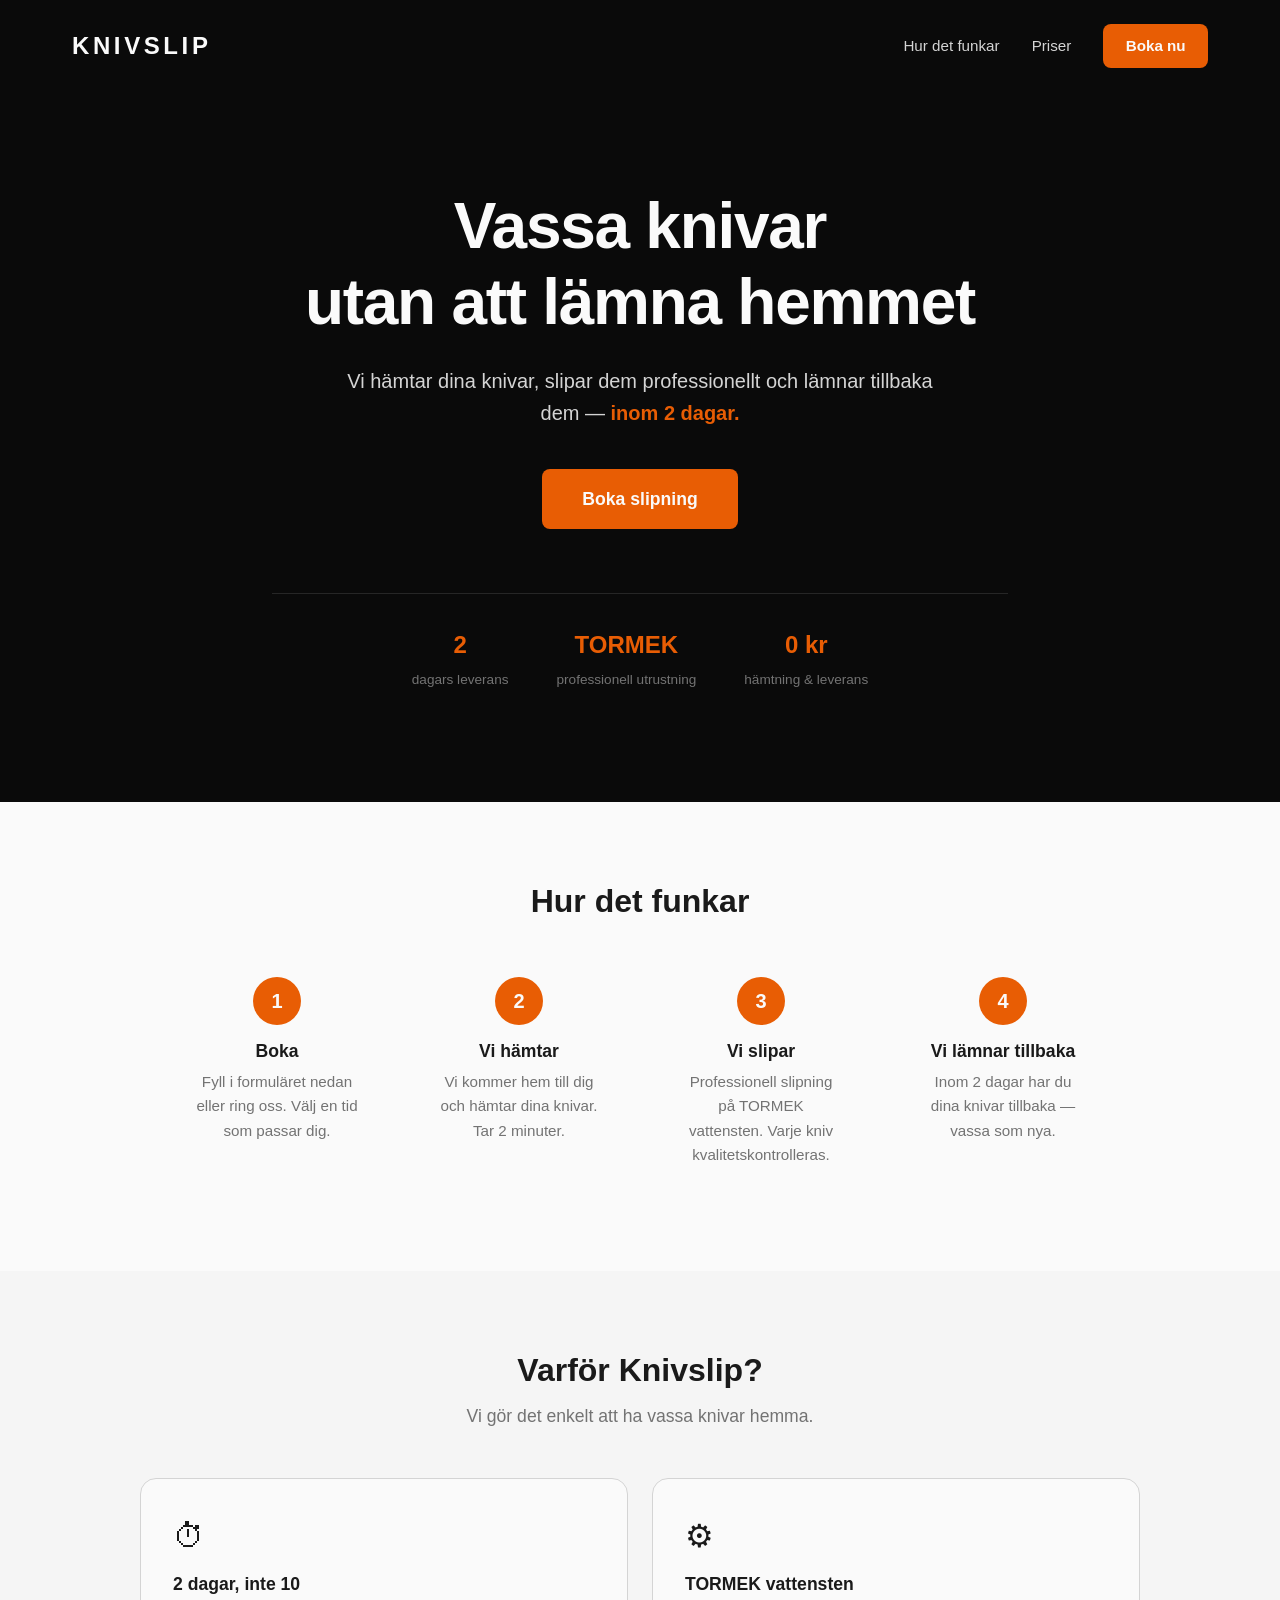
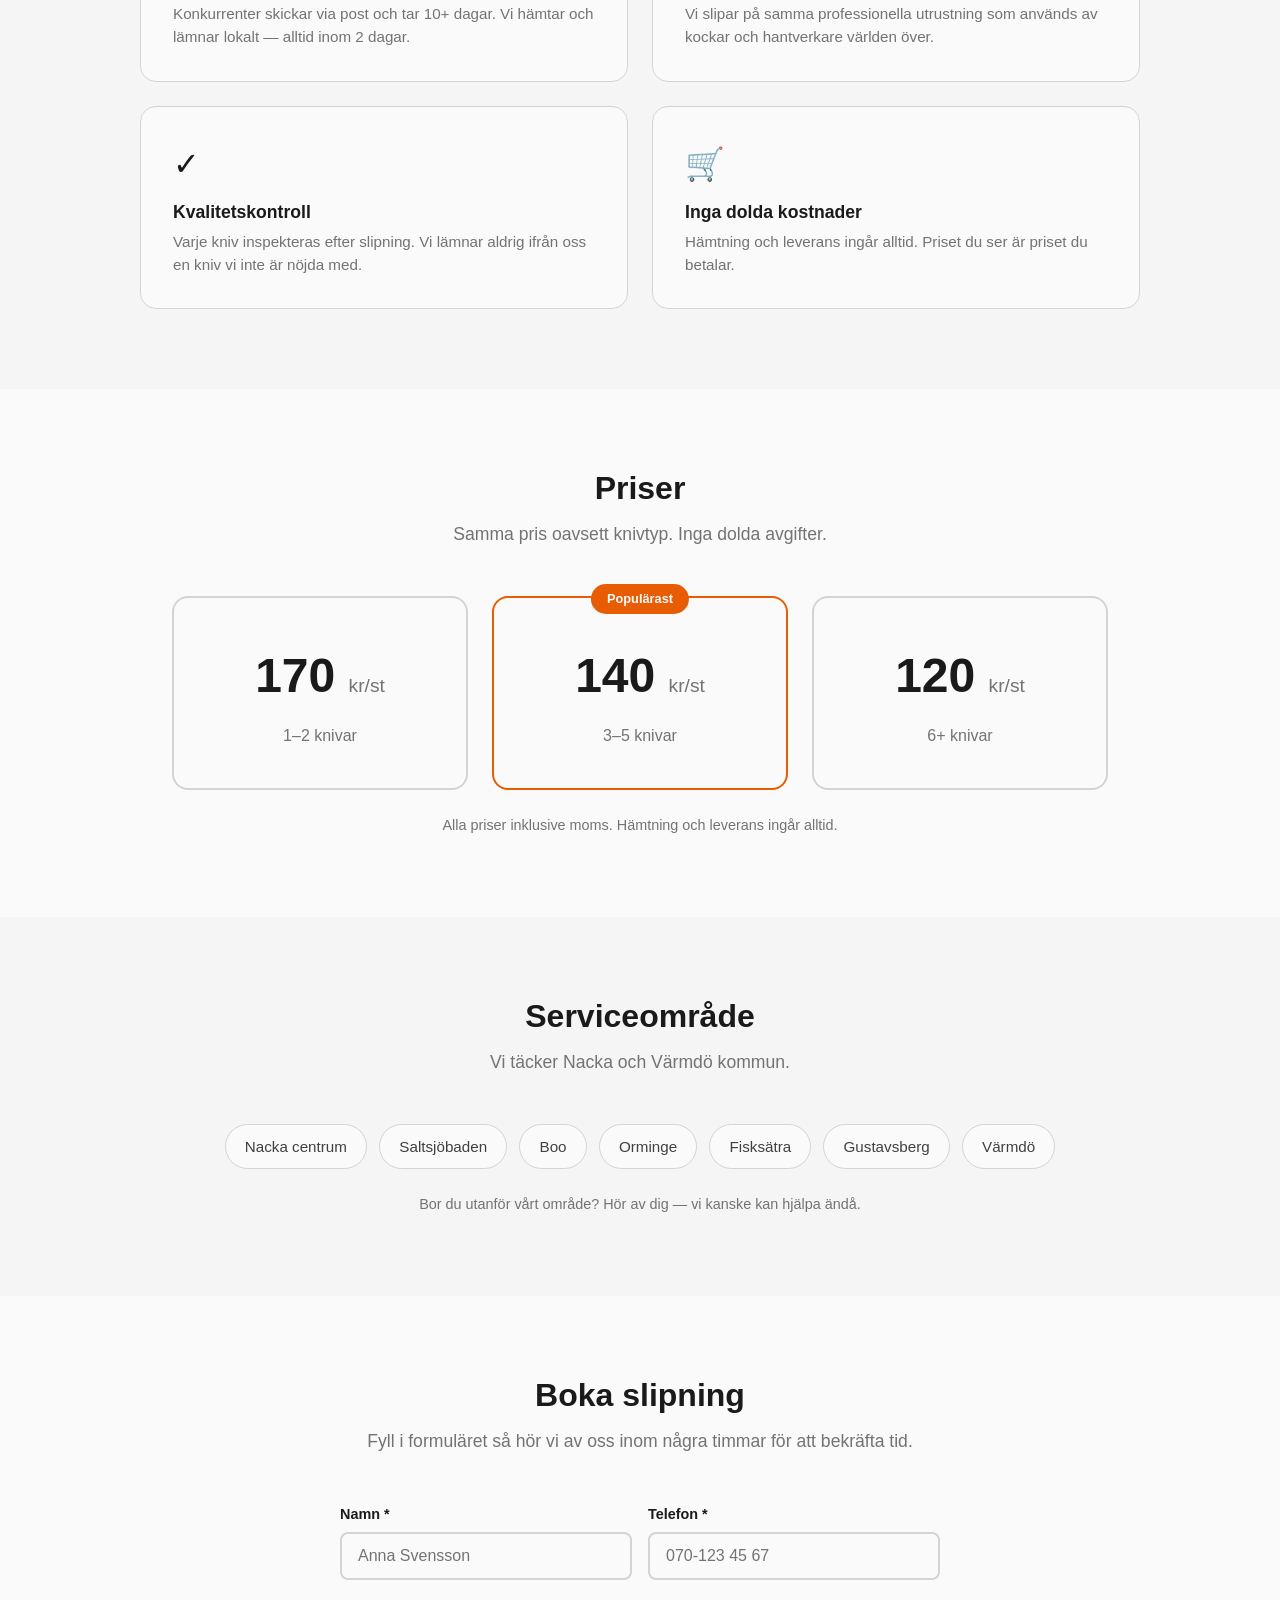
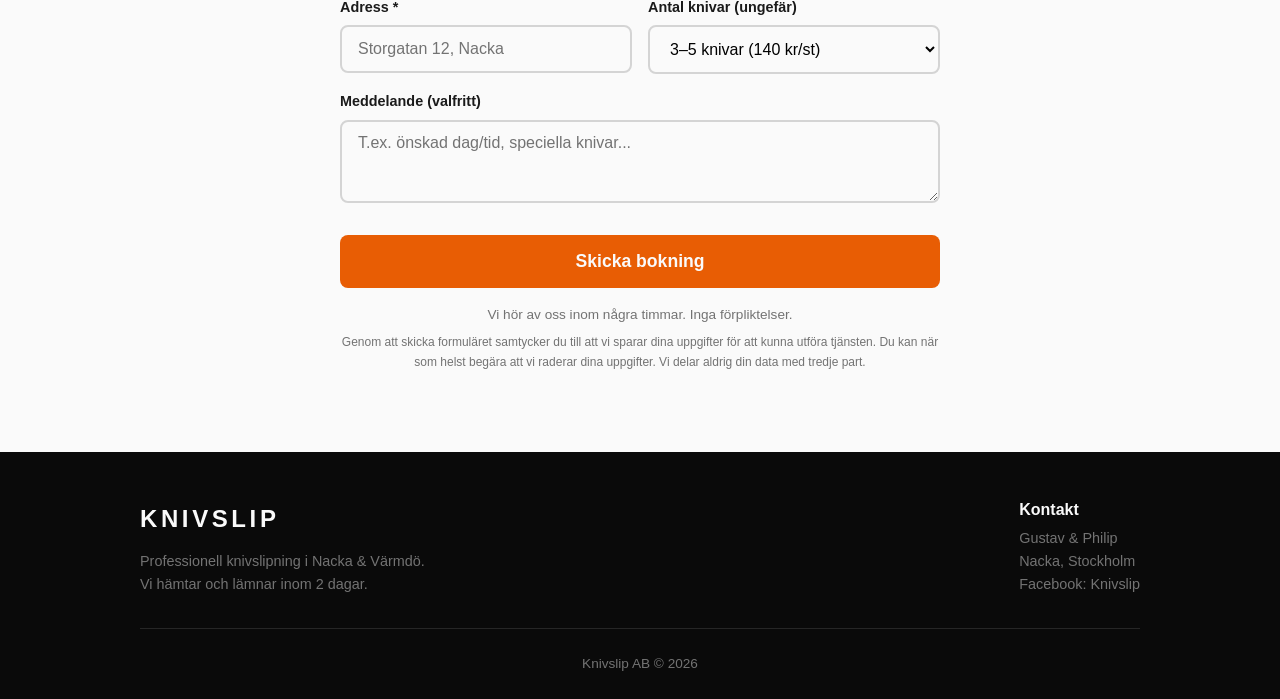
<file: website/index.html>
<!DOCTYPE html>
<html lang="sv">
<head>
  <meta charset="UTF-8">
  <meta name="viewport" content="width=device-width, initial-scale=1.0">
  <title>Knivslip — Vi slipar dina knivar, hemma hos dig</title>
  <meta name="description" content="Professionell knivslipning i Nacka och Värmdö. Vi hämtar och lämnar inom 2 dagar. Boka enkelt online.">
  <link rel="stylesheet" href="style.css">
</head>
<body>

  <!-- HERO -->
  <header class="hero">
    <nav>
      <div class="logo">KNIVSLIP</div>
      <button class="menu-toggle" aria-label="Meny">
        <span></span><span></span><span></span>
      </button>
      <div class="nav-links">
        <a href="#hur-det-funkar">Hur det funkar</a>
        <a href="#priser">Priser</a>
        <a href="boka.html" class="btn-nav">Boka nu</a>
      </div>
    </nav>
    <div class="hero-content fade-in">
      <h1>Vassa knivar<br>utan att lämna hemmet</h1>
      <p class="hero-sub">Vi hämtar dina knivar, slipar dem professionellt och lämnar tillbaka dem — <strong>inom 2 dagar.</strong></p>
      <a href="boka.html" class="btn-primary">Boka slipning</a>
      <div class="hero-stats">
        <div class="stat">
          <span class="stat-number">2</span>
          <span class="stat-label">dagars leverans</span>
        </div>
        <div class="stat">
          <span class="stat-number">TORMEK</span>
          <span class="stat-label">professionell utrustning</span>
        </div>
        <div class="stat">
          <span class="stat-number">0 kr</span>
          <span class="stat-label">hämtning & leverans</span>
        </div>
      </div>
    </div>
  </header>

  <!-- HUR DET FUNKAR -->
  <section id="hur-det-funkar" class="section">
    <h2>Hur det funkar</h2>
    <div class="steps">
      <div class="step reveal">
        <div class="step-number">1</div>
        <h3>Boka</h3>
        <p>Fyll i formuläret nedan eller ring oss. Välj en tid som passar dig.</p>
      </div>
      <div class="step reveal">
        <div class="step-number">2</div>
        <h3>Vi hämtar</h3>
        <p>Vi kommer hem till dig och hämtar dina knivar. Tar 2 minuter.</p>
      </div>
      <div class="step reveal">
        <div class="step-number">3</div>
        <h3>Vi slipar</h3>
        <p>Professionell slipning på TORMEK vattensten. Varje kniv kvalitetskontrolleras.</p>
      </div>
      <div class="step reveal">
        <div class="step-number">4</div>
        <h3>Vi lämnar tillbaka</h3>
        <p>Inom 2 dagar har du dina knivar tillbaka — vassa som nya.</p>
      </div>
    </div>
  </section>

  <!-- VARFÖR KNIVSLIP -->
  <section class="section section-dark">
    <h2>Varför Knivslip?</h2>
    <p class="section-sub">Vi gör det enkelt att ha vassa knivar hemma.</p>
    <div class="why-grid">
      <div class="why-card reveal">
        <div class="why-icon">&#9201;</div>
        <h3>2 dagar, inte 10</h3>
        <p>Konkurrenter skickar via post och tar 10+ dagar. Vi hämtar och lämnar lokalt — alltid inom 2 dagar.</p>
      </div>
      <div class="why-card reveal">
        <div class="why-icon">&#9881;</div>
        <h3>TORMEK vattensten</h3>
        <p>Vi slipar på samma professionella utrustning som används av kockar och hantverkare världen över.</p>
      </div>
      <div class="why-card reveal">
        <div class="why-icon">&#10003;</div>
        <h3>Kvalitetskontroll</h3>
        <p>Varje kniv inspekteras efter slipning. Vi lämnar aldrig ifrån oss en kniv vi inte är nöjda med.</p>
      </div>
      <div class="why-card reveal">
        <div class="why-icon">&#128722;</div>
        <h3>Inga dolda kostnader</h3>
        <p>Hämtning och leverans ingår alltid. Priset du ser är priset du betalar.</p>
      </div>
    </div>
  </section>

  <!-- PRISER -->
  <section id="priser" class="section">
    <h2>Priser</h2>
    <p class="section-sub">Samma pris oavsett knivtyp. Inga dolda avgifter.</p>
    <div class="pricing-cards">
      <div class="price-card reveal">
        <div class="price-amount">170 <span>kr/st</span></div>
        <div class="price-label">1–2 knivar</div>
      </div>
      <div class="price-card featured reveal">
        <div class="price-badge">Populärast</div>
        <div class="price-amount">140 <span>kr/st</span></div>
        <div class="price-label">3–5 knivar</div>
      </div>
      <div class="price-card reveal">
        <div class="price-amount">120 <span>kr/st</span></div>
        <div class="price-label">6+ knivar</div>
      </div>
    </div>
    <p class="pricing-note">Alla priser inklusive moms. Hämtning och leverans ingår alltid.</p>
  </section>

  <!-- SERVICEOMRÅDE -->
  <section class="section section-dark">
    <h2>Serviceområde</h2>
    <p class="section-sub">Vi täcker Nacka och Värmdö kommun.</p>
    <div class="areas">
      <span class="area-tag">Nacka centrum</span>
      <span class="area-tag">Saltsjöbaden</span>
      <span class="area-tag">Boo</span>
      <span class="area-tag">Orminge</span>
      <span class="area-tag">Fisksätra</span>
      <span class="area-tag">Gustavsberg</span>
      <span class="area-tag">Värmdö</span>
    </div>
    <p class="pricing-note" style="margin-top: 1.5rem;">Bor du utanför vårt område? Hör av dig — vi kanske kan hjälpa ändå.</p>
  </section>

  <!-- BOKNINGSFORMULÄR -->
  <section id="boka" class="section">
    <h2>Boka slipning</h2>
    <p class="section-sub">Fyll i formuläret så hör vi av oss inom några timmar för att bekräfta tid.</p>
    <form class="booking-form" action="https://formspree.io/f/xjgpjean" method="POST">
      <div class="form-row">
        <div class="form-group">
          <label for="name">Namn *</label>
          <input type="text" id="name" name="name" required placeholder="Anna Svensson">
        </div>
        <div class="form-group">
          <label for="phone">Telefon *</label>
          <input type="tel" id="phone" name="phone" required placeholder="070-123 45 67">
        </div>
      </div>
      <div class="form-row">
        <div class="form-group">
          <label for="address">Adress *</label>
          <input type="text" id="address" name="address" required placeholder="Storgatan 12, Nacka">
        </div>
        <div class="form-group">
          <label for="knives">Antal knivar (ungefär)</label>
          <select id="knives" name="knives">
            <option value="1-2">1–2 knivar (170 kr/st)</option>
            <option value="3-5" selected>3–5 knivar (140 kr/st)</option>
            <option value="6+">6+ knivar (120 kr/st)</option>
          </select>
        </div>
      </div>
      <div class="form-group">
        <label for="message">Meddelande (valfritt)</label>
        <textarea id="message" name="message" rows="3" placeholder="T.ex. önskad dag/tid, speciella knivar..."></textarea>
      </div>
      <input type="hidden" name="_subject" value="Ny bokning via hemsidan!">
      <input type="hidden" name="_next" value="tack.html">
      <button type="submit" class="btn-primary btn-full">Skicka bokning</button>
      <p class="form-note">Vi hör av oss inom några timmar. Inga förpliktelser.</p>
      <p class="form-note" style="margin-top: 0.5rem; font-size: 0.75rem;">Genom att skicka formuläret samtycker du till att vi sparar dina uppgifter för att kunna utföra tjänsten. Du kan när som helst begära att vi raderar dina uppgifter. Vi delar aldrig din data med tredje part.</p>
    </form>
  </section>

  <!-- FOOTER -->
  <footer>
    <div class="footer-content">
      <div class="footer-brand">
        <div class="logo">KNIVSLIP</div>
        <p>Professionell knivslipning i Nacka & Värmdö.<br>Vi hämtar och lämnar inom 2 dagar.</p>
      </div>
      <div class="footer-contact">
        <h4>Kontakt</h4>
        <p>Gustav & Philip</p>
        <p>Nacka, Stockholm</p>
        <p>Facebook: Knivslip</p>
      </div>
    </div>
    <div class="footer-bottom">
      <p>Knivslip AB &copy; 2026</p>
    </div>
  </footer>

  <script>
    // Smooth scrolling
    document.querySelectorAll('a[href^="#"]').forEach(anchor => {
      anchor.addEventListener('click', function (e) {
        e.preventDefault();
        const target = document.querySelector(this.getAttribute('href'));
        if (target) {
          target.scrollIntoView({ behavior: 'smooth', block: 'start' });
        }
        // Close mobile menu
        document.querySelector('.nav-links').classList.remove('open');
      });
    });

    // Mobile menu toggle
    document.querySelector('.menu-toggle').addEventListener('click', function () {
      document.querySelector('.nav-links').classList.toggle('open');
    });

    // Scroll reveal animation
    const reveals = document.querySelectorAll('.reveal');
    const observer = new IntersectionObserver((entries) => {
      entries.forEach(entry => {
        if (entry.isIntersecting) {
          entry.target.classList.add('visible');
        }
      });
    }, { threshold: 0.15 });
    reveals.forEach(el => observer.observe(el));

    // Secret admin access — triple click on logo
    (function() {
      const logo = document.querySelector('.logo');
      let clicks = 0, timer = null;
      logo.style.cursor = 'default';
      logo.addEventListener('click', function(e) {
        clicks++;
        clearTimeout(timer);
        timer = setTimeout(() => clicks = 0, 600);
        if (clicks >= 3) {
          clicks = 0;
          const overlay = document.createElement('div');
          overlay.innerHTML = '<div style="position:fixed;inset:0;background:rgba(0,0,0,0.8);z-index:9999;display:flex;align-items:center;justify-content:center;"><div style="background:#1a1a1a;padding:2rem;border-radius:12px;text-align:center;max-width:300px;"><div style="color:#e85d04;font-size:1.2rem;font-weight:800;letter-spacing:0.1em;margin-bottom:1rem;">KNIVSLIP</div><input id="pin-input" type="password" maxlength="6" placeholder="Ange PIN" style="width:100%;padding:0.8rem;border:2px solid #404040;border-radius:8px;background:#262626;color:#fff;font-size:1.2rem;text-align:center;letter-spacing:0.3em;font-family:inherit;" autofocus><p id="pin-error" style="color:#dc2626;font-size:0.8rem;margin-top:0.5rem;min-height:1.2em;"></p></div></div>';
          document.body.appendChild(overlay);
          const input = document.getElementById('pin-input');
          const error = document.getElementById('pin-error');
          let attempts = 0;
          input.focus();
          input.addEventListener('keydown', function(ev) {
            if (ev.key === 'Escape') { overlay.remove(); return; }
            if (ev.key === 'Enter' && input.value.length >= 4) {
              sessionStorage.setItem('knivslip_pin', input.value);
              window.location.href = 'admin.html';
            }
          });
          overlay.addEventListener('click', function(ev) {
            if (ev.target === overlay.firstChild) overlay.remove();
          });
        }
      });
    })();

    // Form submission with redirect
    const form = document.querySelector('.booking-form');
    if (form) {
      form.addEventListener('submit', function (e) {
        e.preventDefault();
        const btn = form.querySelector('button[type="submit"]');
        btn.textContent = 'Skickar...';
        btn.disabled = true;

        fetch(form.action, {
          method: 'POST',
          body: new FormData(form),
          headers: { 'Accept': 'application/json' }
        })
        .then(r => r.ok ? window.location.href = 'tack.html' : Promise.reject())
        .catch(() => {
          btn.textContent = 'Skicka bokning';
          btn.disabled = false;
          alert('Nagot gick fel. Forsok igen eller ring oss.');
        });
      });
    }
  </script>

</body>
</html>
</file>
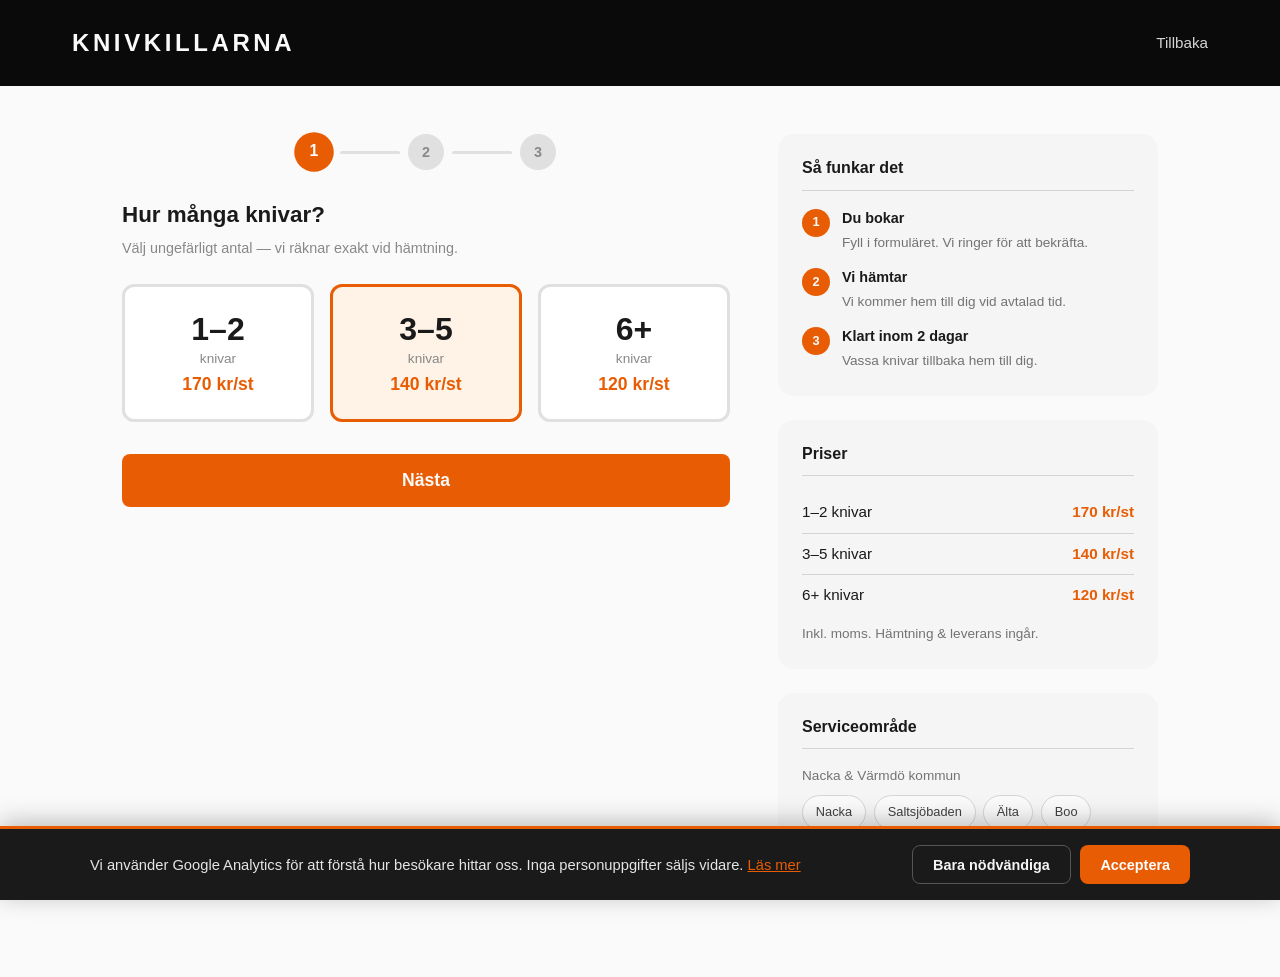
<file: docs/boka.html>
<!DOCTYPE html>
<html lang="sv">
<head>
  <meta charset="UTF-8">
  <meta name="viewport" content="width=device-width, initial-scale=1.0">
  <title>Boka knivslipning i Nacka & Värmdö — Knivkillarna</title>
  <meta name="description" content="Boka knivslipning med hämtning och leverans inom 2 dagar. Nacka och Värmdö. Från 120 kr/st. TORMEK vattensten.">
  <link rel="canonical" href="https://knivkillarna.se/boka.html">
  <link rel="icon" href="data:image/svg+xml,<svg xmlns='http://www.w3.org/2000/svg' viewBox='0 0 100 100'><text y='80' font-size='80'>🔪</text></svg>">
  <link rel="stylesheet" href="style.css">
  <style>
    /* Wizard */
    .wizard-progress { display:flex; align-items:center; justify-content:center; gap:0.5rem; margin-bottom:2rem; }
    .wizard-dot { width:36px; height:36px; border-radius:50%; background:#e0e0e0; color:#888; display:flex; align-items:center; justify-content:center; font-weight:700; font-size:0.9rem; transition:all 0.3s; }
    .wizard-dot.active { background:var(--accent, #e85d04); color:#fff; transform:scale(1.1); }
    .wizard-dot.done { background:var(--accent, #e85d04); color:#fff; opacity:0.5; }
    .wizard-line { flex:1; max-width:60px; height:3px; background:#e0e0e0; border-radius:2px; transition:background 0.3s; }
    .wizard-line.done { background:var(--accent, #e85d04); opacity:0.5; }

    .wizard-panel { display:none; animation:wizardIn 0.3s ease-out; }
    .wizard-panel.active { display:block; }
    @keyframes wizardIn { from { opacity:0; transform:translateY(12px); } to { opacity:1; transform:translateY(0); } }

    .wizard-panel h2 { font-size:1.4rem; margin-bottom:0.5rem; color:var(--dark, #1a1a1a); }
    .wizard-panel .wizard-sub { color:#888; font-size:0.9rem; margin-bottom:1.5rem; }

    /* Knife buttons */
    .knife-buttons { display:grid; grid-template-columns:1fr 1fr 1fr; gap:1rem; margin:1.5rem 0; }
    .knife-btn { background:#fff; border:3px solid #e0e0e0; border-radius:12px; padding:1.5rem 1rem; text-align:center; cursor:pointer; transition:all 0.2s; font-family:inherit; }
    .knife-btn:hover { border-color:var(--accent, #e85d04); background:#fef3e6; }
    .knife-btn.selected { border-color:var(--accent, #e85d04); background:#fef3e6; }
    .knife-count { display:block; font-size:2rem; font-weight:800; color:var(--dark, #1a1a1a); }
    .knife-label { display:block; font-size:0.85rem; color:#888; margin-top:0.15rem; }
    .knife-price { display:block; font-size:1.1rem; font-weight:700; color:var(--accent, #e85d04); margin-top:0.5rem; }

    .wizard-back { background:none; border:none; color:#888; cursor:pointer; font-size:0.9rem; font-family:inherit; padding:0; margin-bottom:1rem; }
    .wizard-back:hover { color:var(--accent, #e85d04); }

    .extras-toggle { margin:1rem 0; border:none; }
    .extras-toggle summary { color:var(--accent, #e85d04); cursor:pointer; font-weight:600; font-size:0.9rem; padding:0.5rem 0; list-style:none; }
    .extras-toggle summary::-webkit-details-marker { display:none; }
    .extras-toggle summary::before { content:'+ '; }
    .extras-toggle[open] summary::before { content:'- '; }
    .extras-content { padding-top:1rem; display:flex; flex-direction:column; gap:0.75rem; }

    @media (max-width: 768px) {
      .booking-page { grid-template-columns:1fr; padding:1rem 1rem 3rem; gap:1.5rem; }
      .booking-right { order:2; }
      .booking-header nav { padding:0.8rem 1.25rem; }
      .booking-header .nav-links { display:none !important; }
    }

    @media (max-width: 480px) {
      .knife-buttons { grid-template-columns:1fr; }
      .knife-btn { padding:1.2rem; display:flex; align-items:center; gap:1rem; text-align:left; }
      .knife-count { font-size:1.5rem; min-width:50px; }
      .knife-label { margin-top:0; }
      .knife-price { margin-top:0; margin-left:auto; }
    }
  </style>
<!-- Cookie-samtycke + Google Analytics (laddas först efter samtycke) -->
  <script src="consent.js" defer></script>
</head>
<body>

  <header class="booking-header">
    <nav>
      <a href="index.html" class="logo">KNIVKILLARNA</a>
      <div class="nav-links">
        <a href="index.html">Tillbaka</a>
      </div>
    </nav>
  </header>

  <main class="booking-page">
    <div class="booking-left fade-in">

      <form class="booking-form" id="booking-form">
        <input type="hidden" name="knives" id="knives-hidden" value="3-5">

        <!-- Progress -->
        <div class="wizard-progress">
          <div class="wizard-dot active" id="dot-1">1</div>
          <div class="wizard-line" id="line-1"></div>
          <div class="wizard-dot" id="dot-2">2</div>
          <div class="wizard-line" id="line-2"></div>
          <div class="wizard-dot" id="dot-3">3</div>
        </div>

        <!-- Step 1: Knife count -->
        <div class="wizard-panel active" id="panel-1">
          <h2>Hur många knivar?</h2>
          <p class="wizard-sub">Välj ungefärligt antal — vi räknar exakt vid hämtning.</p>
          <div class="knife-buttons">
            <button type="button" class="knife-btn" data-knives="1-2">
              <span class="knife-count">1–2</span>
              <span class="knife-label">knivar</span>
              <span class="knife-price">170 kr/st</span>
            </button>
            <button type="button" class="knife-btn selected" data-knives="3-5">
              <span class="knife-count">3–5</span>
              <span class="knife-label">knivar</span>
              <span class="knife-price">140 kr/st</span>
            </button>
            <button type="button" class="knife-btn" data-knives="6+">
              <span class="knife-count">6+</span>
              <span class="knife-label">knivar</span>
              <span class="knife-price">120 kr/st</span>
            </button>
          </div>
          <button type="button" class="btn-primary btn-full" id="step1-next">Nästa</button>
        </div>

        <!-- Step 2: Contact info -->
        <div class="wizard-panel" id="panel-2">
          <button type="button" class="wizard-back" onclick="goToStep(1)">&larr; Tillbaka</button>
          <h2>Kontaktuppgifter</h2>
          <p class="wizard-sub">Så vi kan ringa och bekräfta tid.</p>
          <div class="form-group">
            <label for="name">Namn</label>
            <input type="text" id="name" name="name" required placeholder="Anna Svensson">
          </div>
          <div class="form-group">
            <label for="phone">Telefon</label>
            <input type="tel" id="phone" name="phone" required placeholder="070-123 45 67">
          </div>
          <button type="button" class="btn-primary btn-full" id="step2-next">Nästa</button>
        </div>

        <!-- Step 3: Address + submit -->
        <div class="wizard-panel" id="panel-3">
          <button type="button" class="wizard-back" onclick="goToStep(2)">&larr; Tillbaka</button>
          <h2>Var hämtar vi?</h2>
          <p class="wizard-sub">Vi kommer hem till dig.</p>
          <div class="form-group">
            <label for="address">Adress</label>
            <input type="text" id="address" name="address" required placeholder="Storgatan 12, Nacka">
          </div>

          <details class="extras-toggle">
            <summary>Fler alternativ</summary>
            <div class="extras-content">
              <div class="form-group">
                <label for="email">E-post</label>
                <input type="email" id="email" name="email" placeholder="anna@exempel.se">
              </div>
              <div class="form-row">
                <div class="form-group">
                  <label for="postnummer">Postnummer</label>
                  <input type="text" id="postnummer" name="postnummer" placeholder="131 45" maxlength="6">
                </div>
                <div class="form-group">
                  <label for="stad">Stad</label>
                  <input type="text" id="stad" name="stad" value="Nacka">
                </div>
              </div>
              <div class="form-group">
                <label for="preferred_date">Önskat datum</label>
                <input type="date" id="preferred_date" name="preferred_date">
              </div>
              <div class="form-group">
                <label for="time_window">Önskad tid</label>
                <select id="time_window" name="time_window">
                  <option value="">Flexibel</option>
                  <option value="16:00-17:00">16:00–17:00</option>
                  <option value="17:00-18:00">17:00–18:00</option>
                  <option value="18:00-19:00">18:00–19:00</option>
                  <option value="19:00-20:00">19:00–20:00</option>
                  <option value="helg-10-12">Helg: 10:00–12:00</option>
                  <option value="helg-12-14">Helg: 12:00–14:00</option>
                  <option value="helg-14-16">Helg: 14:00–16:00</option>
                </select>
              </div>
              <div class="form-group">
                <label for="message">Meddelande</label>
                <textarea id="message" name="message" rows="2" placeholder="Portkod, speciella knivar..."></textarea>
              </div>
            </div>
          </details>

          <div class="form-group" style="margin-top:0.5rem;">
            <label style="display:flex;gap:0.6rem;align-items:flex-start;cursor:pointer;font-weight:400;font-size:0.85rem;color:var(--gray-700, #555);line-height:1.4;">
              <input type="checkbox" id="gdpr-consent" name="gdpr_consent" required style="margin-top:3px;min-width:18px;min-height:18px;accent-color:var(--accent, #e85d04);">
              <span>Jag samtycker till att Altravo AB (driver Knivkillarna) sparar mina uppgifter (namn, telefon, adress) för att kunna utföra tjänsten. <a href="integritet.html" target="_blank" style="color:var(--accent, #e85d04);">Integritetspolicy</a></span>
            </label>
          </div>
          <button type="submit" class="btn-primary btn-full">Skicka bokning</button>
          <p class="form-note">Vi hör av oss inom några timmar. Inga förpliktelser.</p>
        </div>
      </form>
    </div>

    <div class="booking-right">
      <div class="booking-info-card">
        <h3>Så funkar det</h3>
        <div class="info-step">
          <div class="info-step-num">1</div>
          <div><strong>Du bokar</strong><p>Fyll i formuläret. Vi ringer för att bekräfta.</p></div>
        </div>
        <div class="info-step">
          <div class="info-step-num">2</div>
          <div><strong>Vi hämtar</strong><p>Vi kommer hem till dig vid avtalad tid.</p></div>
        </div>
        <div class="info-step">
          <div class="info-step-num">3</div>
          <div><strong>Klart inom 2 dagar</strong><p>Vassa knivar tillbaka hem till dig.</p></div>
        </div>
      </div>
      <div class="booking-info-card">
        <h3>Priser</h3>
        <div class="info-price"><span>1–2 knivar</span> <strong>170 kr/st</strong></div>
        <div class="info-price"><span>3–5 knivar</span> <strong>140 kr/st</strong></div>
        <div class="info-price"><span>6+ knivar</span> <strong>120 kr/st</strong></div>
        <p class="info-small">Inkl. moms. Hämtning & leverans ingår.</p>
      </div>
      <div class="booking-info-card">
        <h3>Serviceområde</h3>
        <p class="info-small">Nacka & Värmdö kommun</p>
        <div class="areas" style="margin-top:0.5rem;">
          <span class="area-tag">Nacka</span>
          <span class="area-tag">Saltsjöbaden</span>
          <span class="area-tag">Älta</span>
          <span class="area-tag">Boo</span>
          <span class="area-tag">Gustavsberg</span>
          <span class="area-tag">Värmdö</span>
        </div>
      </div>
    </div>
  </main>

  <script>
    // === WIZARD ===
    let currentStep = 1;

    function goToStep(n) {
      document.querySelectorAll('.wizard-panel').forEach(p => p.classList.remove('active'));
      document.getElementById('panel-' + n).classList.add('active');
      for (let i = 1; i <= 3; i++) {
        const dot = document.getElementById('dot-' + i);
        dot.classList.remove('active', 'done');
        if (i === n) dot.classList.add('active');
        else if (i < n) dot.classList.add('done');
      }
      for (let i = 1; i <= 2; i++) {
        const line = document.getElementById('line-' + i);
        line.classList.toggle('done', i < n);
      }
      currentStep = n;
      window.scrollTo({ top: 0, behavior: 'smooth' });
    }

    // Step 1: knife selection
    document.querySelectorAll('.knife-btn').forEach(btn => {
      btn.addEventListener('click', function() {
        document.querySelectorAll('.knife-btn').forEach(b => b.classList.remove('selected'));
        this.classList.add('selected');
        document.getElementById('knives-hidden').value = this.dataset.knives;
      });
    });
    document.getElementById('step1-next').addEventListener('click', () => goToStep(2));

    // Step 2: validate and go to 3
    document.getElementById('step2-next').addEventListener('click', function() {
      const name = document.getElementById('name').value.trim();
      const phone = document.getElementById('phone').value.trim();
      if (!name) { document.getElementById('name').focus(); return; }
      if (!phone) { document.getElementById('phone').focus(); return; }
      goToStep(3);
    });

    // === TRIPLE-CLICK ADMIN ACCESS ===
    (function() {
      const logo = document.querySelector('nav .logo');
      let clicks = 0, timer = null, navTimer = null;
      logo.addEventListener('click', function(e) {
        e.preventDefault();
        clicks++;
        clearTimeout(timer);
        clearTimeout(navTimer);
        timer = setTimeout(() => { clicks = 0; }, 600);
        navTimer = setTimeout(() => { if (clicks === 1) { clicks = 0; window.location.href = 'index.html'; } }, 400);
        if (clicks >= 3) {
          clicks = 0;
          const overlay = document.createElement('div');
          overlay.innerHTML = '<div style="position:fixed;inset:0;background:rgba(0,0,0,0.8);z-index:9999;display:flex;align-items:center;justify-content:center;"><div style="background:#1a1a1a;padding:2rem;border-radius:12px;text-align:center;max-width:300px;"><div style="color:#e85d04;font-size:1.2rem;font-weight:800;letter-spacing:0.1em;margin-bottom:1rem;">KNIVKILLARNA</div><input id="pin-input" type="password" maxlength="6" placeholder="Ange PIN" style="width:100%;padding:0.8rem;border:2px solid #404040;border-radius:8px;background:#262626;color:#fff;font-size:1.2rem;text-align:center;letter-spacing:0.3em;font-family:inherit;" autofocus><p id="pin-error" style="color:#dc2626;font-size:0.8rem;margin-top:0.5rem;min-height:1.2em;"></p></div></div>';
          document.body.appendChild(overlay);
          const input = document.getElementById('pin-input');
          input.focus();
          input.addEventListener('keydown', function(ev) {
            if (ev.key === 'Escape') { overlay.remove(); return; }
            if (ev.key === 'Enter' && input.value.length >= 4) {
              sessionStorage.setItem('knivslip_pin', input.value);
              window.location.href = 'admin.html';
            }
          });
          overlay.addEventListener('click', function(ev) { if (ev.target === overlay.firstChild) overlay.remove(); });
        }
      });
    })();

    // === BOOKING SUBMIT ===
    const form = document.getElementById('booking-form');
    const API_URL = window.location.hostname === 'localhost'
      ? '/api/booking'
      : 'https://knivkillarna.up.railway.app/api/booking';

    form.addEventListener('submit', function(e) {
      e.preventDefault();
      const btn = form.querySelector('button[type="submit"]');
      btn.textContent = 'Skickar...';
      btn.disabled = true;

      const formData = new FormData(form);
      const jsonData = {};
      formData.forEach((v, k) => jsonData[k] = v);

      fetch(API_URL, { method: 'POST', headers: { 'Content-Type': 'application/json' }, body: JSON.stringify(jsonData) })
        .then(r => r.json())
        .then(data => {
          if (data.ok) {
            const params = new URLSearchParams({
              id: data.booking_id || '',
              name: jsonData.name || '',
              knives: jsonData.knives || '',
              address: jsonData.address || '',
              phone: jsonData.phone || ''
            });
            window.location.href = 'tack.html?' + params.toString();
          } else {
            btn.textContent = 'Skicka bokning';
            btn.disabled = false;
            showFormError('Bokningen misslyckades: ' + (data.error || 'Okänt fel. Försök igen eller ring oss.'));
          }
        })
        .catch(() => {
          btn.textContent = 'Skicka bokning';
          btn.disabled = false;
          showFormError('Något gick fel. Försök igen eller ring oss på 073-642 44 98.');
        });
    });

    function showFormError(msg) {
      let el = document.getElementById('form-error');
      if (!el) {
        el = document.createElement('div');
        el.id = 'form-error';
        el.style.cssText = 'background:#fee2e2;color:#dc2626;padding:0.75rem 1rem;border-radius:8px;font-size:0.9rem;margin-top:0.75rem;';
        form.querySelector('button[type="submit"]').after(el);
      }
      el.textContent = msg;
      el.style.display = 'block';
    }
  </script>

</body>
</html>
</file>
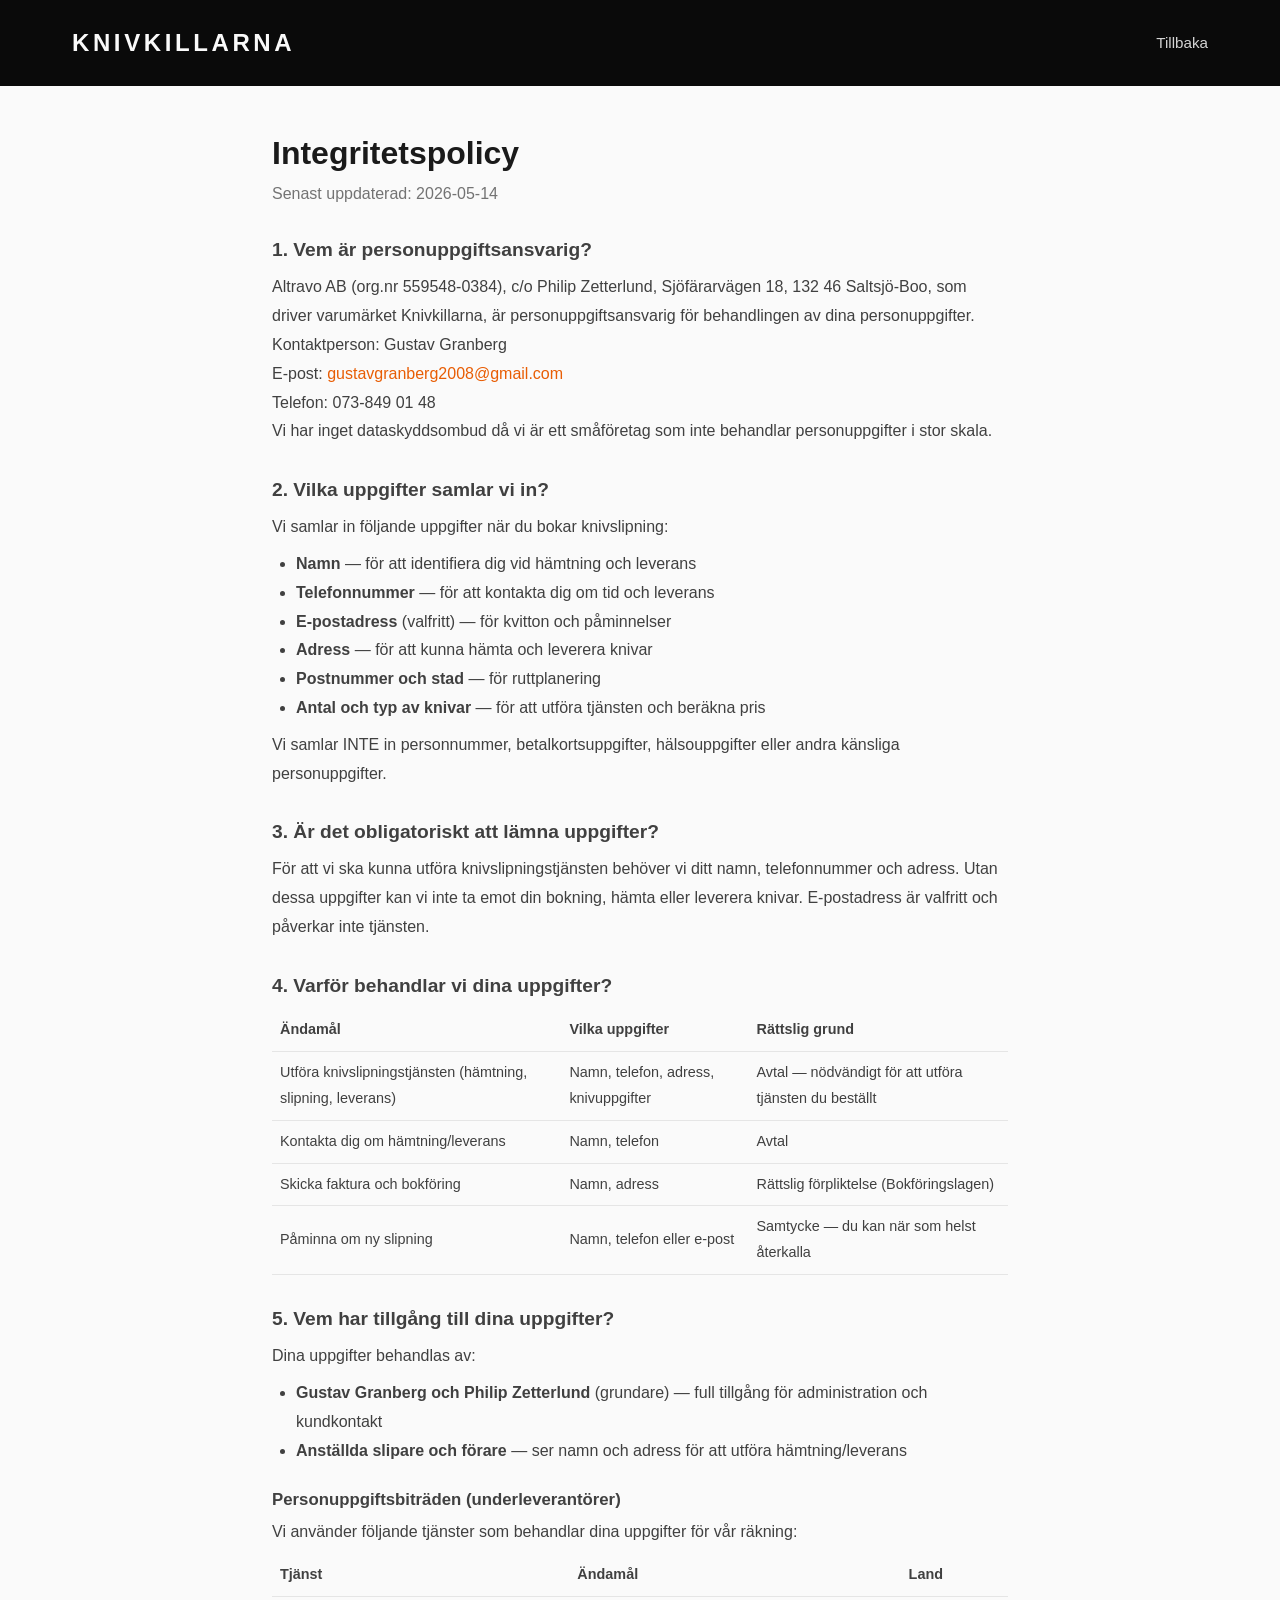
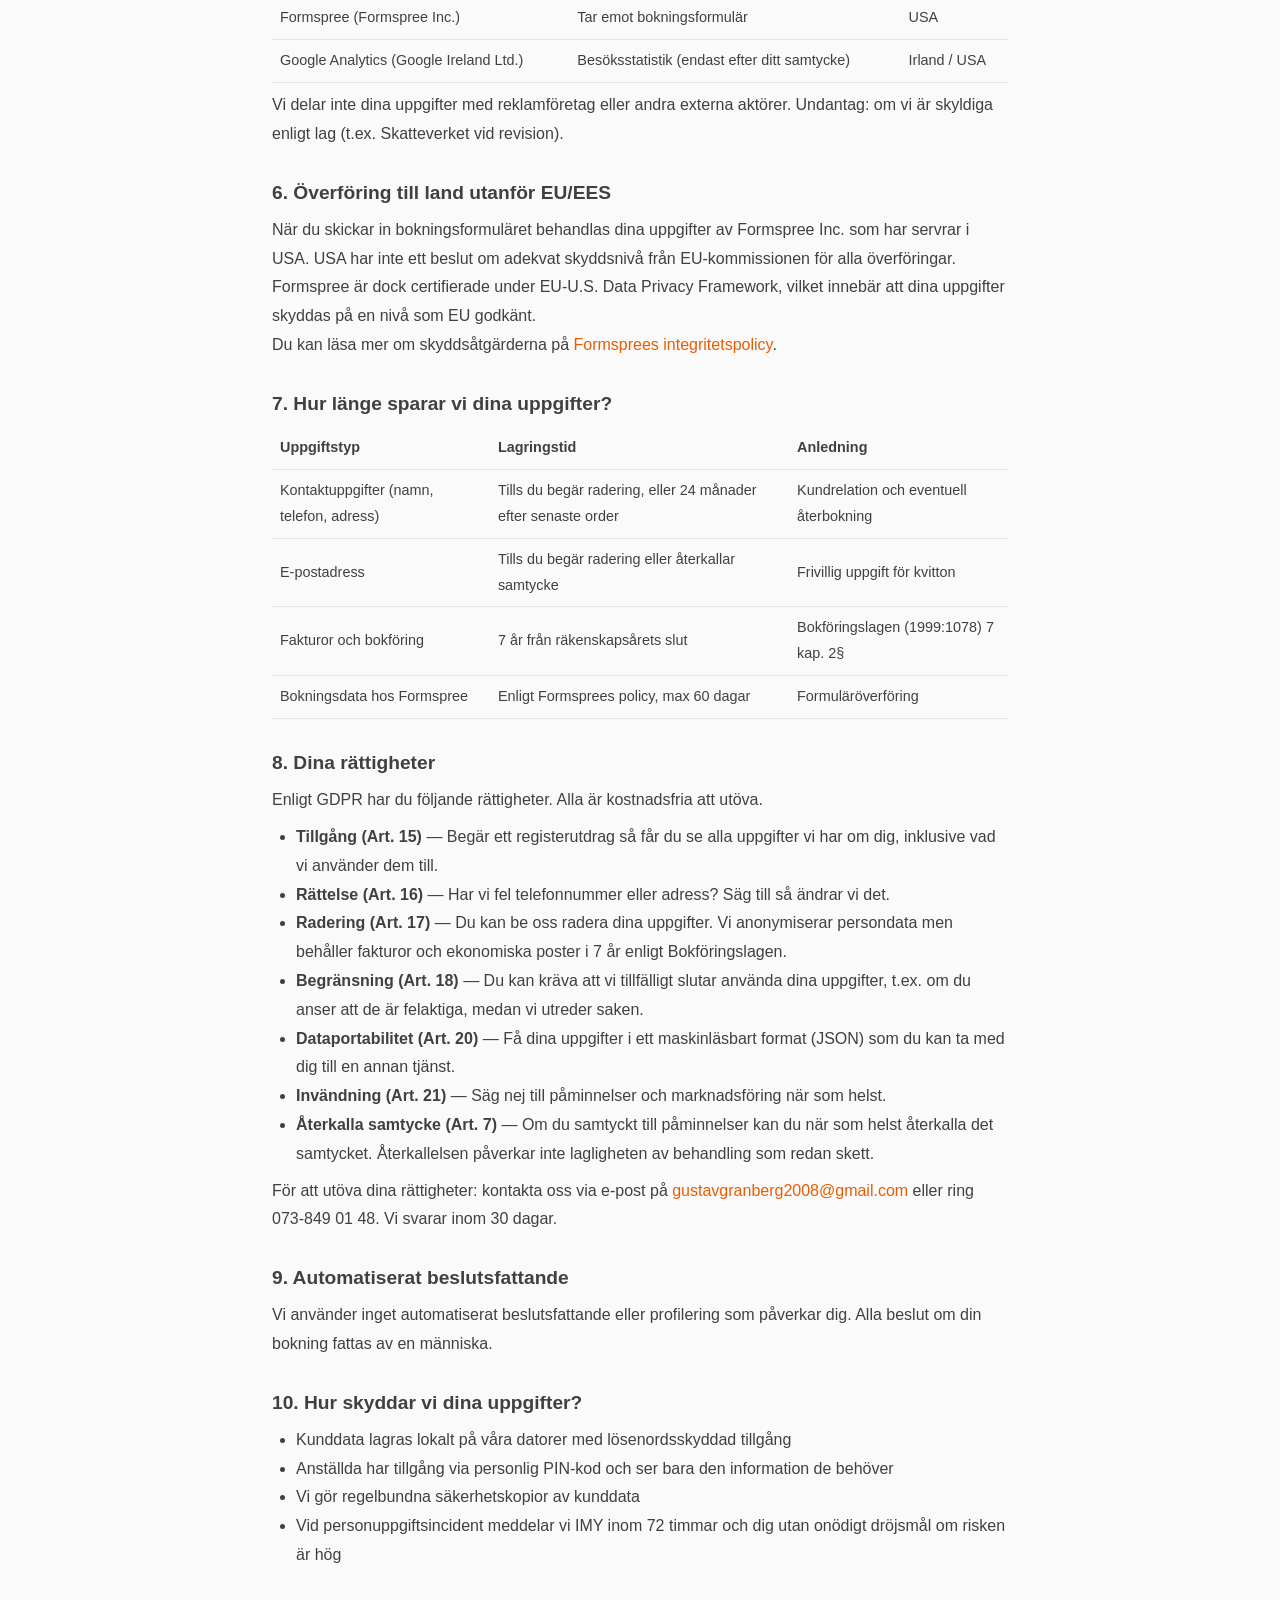
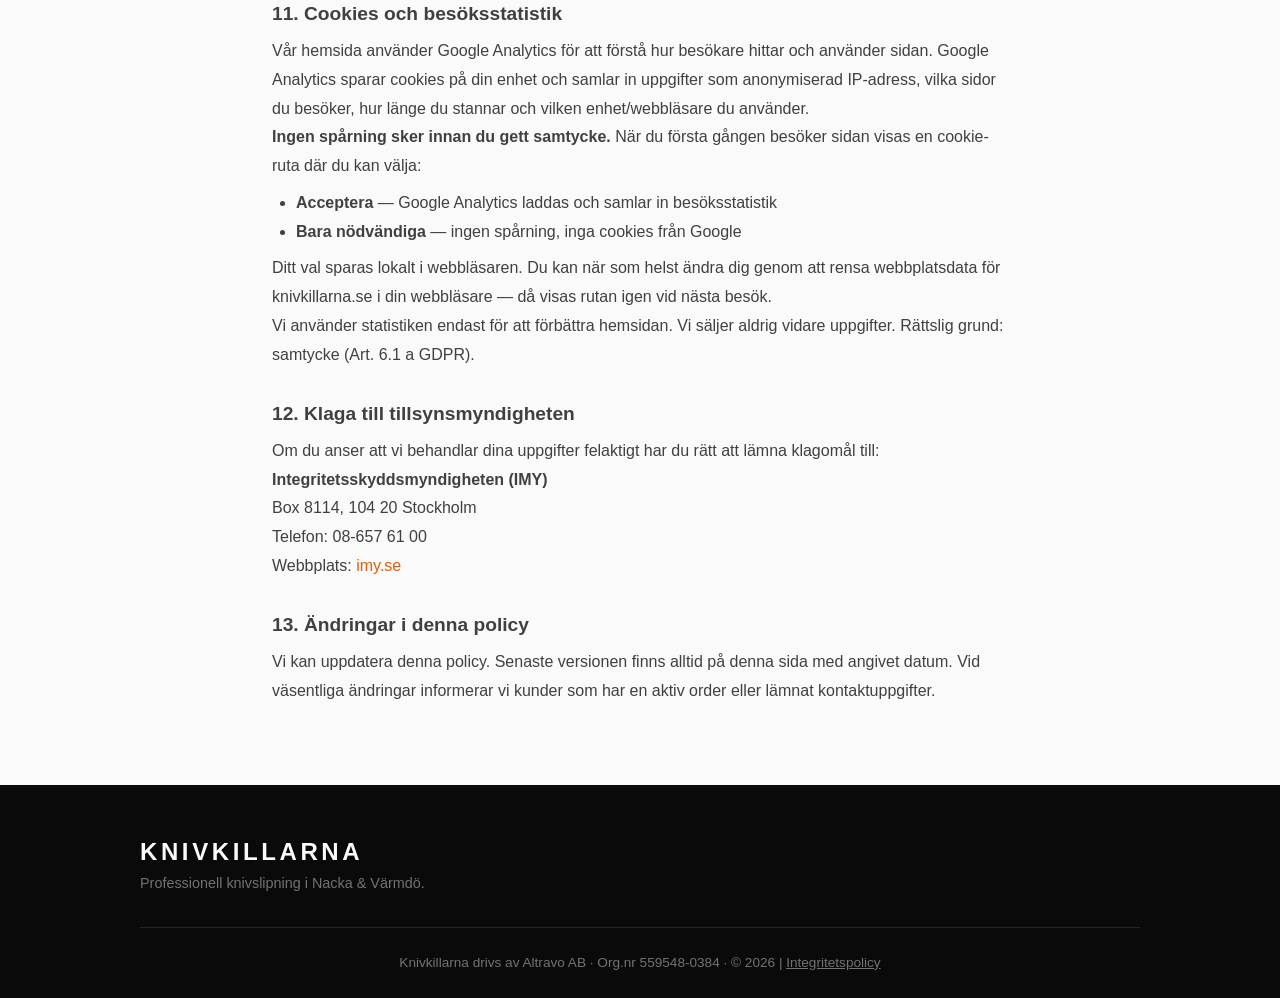
<file: docs/integritet.html>
<!DOCTYPE html>
<html lang="sv">
<head>
  <meta charset="UTF-8">
  <meta name="viewport" content="width=device-width, initial-scale=1.0">
  <title>Integritetspolicy — Altravo AB (Knivkillarna)</title>
  <link rel="icon" href="data:image/svg+xml,<svg xmlns='http://www.w3.org/2000/svg' viewBox='0 0 100 100'><text y='80' font-size='80'>🔪</text></svg>">
  <link rel="stylesheet" href="style.css">
</head>
<body>
  <header class="booking-header">
    <nav>
      <a href="index.html" class="logo">KNIVKILLARNA</a>
      <div class="nav-links">
        <a href="index.html">Tillbaka</a>
      </div>
    </nav>
  </header>

  <main style="max-width:800px;margin:0 auto;padding:3rem 2rem 5rem;">
    <h1 style="font-size:2rem;margin-bottom:0.5rem;">Integritetspolicy</h1>
    <p style="color:#737373;margin-bottom:2rem;">Senast uppdaterad: 2026-05-14</p>

    <div style="line-height:1.8;color:#404040;">

      <h2 style="font-size:1.2rem;margin:2rem 0 0.75rem;">1. Vem &auml;r personuppgiftsansvarig?</h2>
      <p>Altravo AB (org.nr 559548-0384), c/o Philip Zetterlund, Sj&ouml;f&auml;rarv&auml;gen 18, 132 46 Saltsj&ouml;-Boo, som driver varum&auml;rket Knivkillarna, &auml;r personuppgiftsansvarig f&ouml;r behandlingen av dina personuppgifter.</p>
      <p>Kontaktperson: Gustav Granberg<br>E-post: <a href="mailto:gustavgranberg2008@gmail.com" style="color:var(--accent,#e85d04);">gustavgranberg2008@gmail.com</a><br>Telefon: 073-849 01 48</p>
      <p>Vi har inget dataskyddsombud d&aring; vi &auml;r ett sm&aring;f&ouml;retag som inte behandlar personuppgifter i stor skala.</p>

      <h2 style="font-size:1.2rem;margin:2rem 0 0.75rem;">2. Vilka uppgifter samlar vi in?</h2>
      <p>Vi samlar in f&ouml;ljande uppgifter n&auml;r du bokar knivslipning:</p>
      <ul style="margin:0.5rem 0 0.5rem 1.5rem;">
        <li><strong>Namn</strong> &mdash; f&ouml;r att identifiera dig vid h&auml;mtning och leverans</li>
        <li><strong>Telefonnummer</strong> &mdash; f&ouml;r att kontakta dig om tid och leverans</li>
        <li><strong>E-postadress</strong> (valfritt) &mdash; f&ouml;r kvitton och p&aring;minnelser</li>
        <li><strong>Adress</strong> &mdash; f&ouml;r att kunna h&auml;mta och leverera knivar</li>
        <li><strong>Postnummer och stad</strong> &mdash; f&ouml;r ruttplanering</li>
        <li><strong>Antal och typ av knivar</strong> &mdash; f&ouml;r att utf&ouml;ra tj&auml;nsten och ber&auml;kna pris</li>
      </ul>
      <p>Vi samlar INTE in personnummer, betalkortsuppgifter, h&auml;lsouppgifter eller andra k&auml;nsliga personuppgifter.</p>

      <h2 style="font-size:1.2rem;margin:2rem 0 0.75rem;">3. &Auml;r det obligatoriskt att l&auml;mna uppgifter?</h2>
      <p>F&ouml;r att vi ska kunna utf&ouml;ra knivslipningstj&auml;nsten beh&ouml;ver vi ditt namn, telefonnummer och adress. Utan dessa uppgifter kan vi inte ta emot din bokning, h&auml;mta eller leverera knivar. E-postadress &auml;r valfritt och p&aring;verkar inte tj&auml;nsten.</p>

      <h2 style="font-size:1.2rem;margin:2rem 0 0.75rem;">4. Varf&ouml;r behandlar vi dina uppgifter?</h2>
      <table style="width:100%;border-collapse:collapse;margin:0.5rem 0;">
        <tr style="border-bottom:1px solid #e5e5e5;">
          <th style="text-align:left;padding:0.5rem;font-size:0.9rem;">&Auml;ndam&aring;l</th>
          <th style="text-align:left;padding:0.5rem;font-size:0.9rem;">Vilka uppgifter</th>
          <th style="text-align:left;padding:0.5rem;font-size:0.9rem;">R&auml;ttslig grund</th>
        </tr>
        <tr style="border-bottom:1px solid #e5e5e5;">
          <td style="padding:0.5rem;font-size:0.9rem;">Utf&ouml;ra knivslipningstj&auml;nsten (h&auml;mtning, slipning, leverans)</td>
          <td style="padding:0.5rem;font-size:0.9rem;">Namn, telefon, adress, knivuppgifter</td>
          <td style="padding:0.5rem;font-size:0.9rem;">Avtal &mdash; n&ouml;dv&auml;ndigt f&ouml;r att utf&ouml;ra tj&auml;nsten du best&auml;llt</td>
        </tr>
        <tr style="border-bottom:1px solid #e5e5e5;">
          <td style="padding:0.5rem;font-size:0.9rem;">Kontakta dig om h&auml;mtning/leverans</td>
          <td style="padding:0.5rem;font-size:0.9rem;">Namn, telefon</td>
          <td style="padding:0.5rem;font-size:0.9rem;">Avtal</td>
        </tr>
        <tr style="border-bottom:1px solid #e5e5e5;">
          <td style="padding:0.5rem;font-size:0.9rem;">Skicka faktura och bokf&ouml;ring</td>
          <td style="padding:0.5rem;font-size:0.9rem;">Namn, adress</td>
          <td style="padding:0.5rem;font-size:0.9rem;">R&auml;ttslig f&ouml;rpliktelse (Bokf&ouml;ringslagen)</td>
        </tr>
        <tr style="border-bottom:1px solid #e5e5e5;">
          <td style="padding:0.5rem;font-size:0.9rem;">P&aring;minna om ny slipning</td>
          <td style="padding:0.5rem;font-size:0.9rem;">Namn, telefon eller e-post</td>
          <td style="padding:0.5rem;font-size:0.9rem;">Samtycke &mdash; du kan n&auml;r som helst &aring;terkalla</td>
        </tr>
      </table>

      <h2 style="font-size:1.2rem;margin:2rem 0 0.75rem;">5. Vem har tillg&aring;ng till dina uppgifter?</h2>
      <p>Dina uppgifter behandlas av:</p>
      <ul style="margin:0.5rem 0 0.5rem 1.5rem;">
        <li><strong>Gustav Granberg och Philip Zetterlund</strong> (grundare) &mdash; full tillg&aring;ng f&ouml;r administration och kundkontakt</li>
        <li><strong>Anst&auml;llda slipare och f&ouml;rare</strong> &mdash; ser namn och adress f&ouml;r att utf&ouml;ra h&auml;mtning/leverans</li>
      </ul>

      <h3 style="font-size:1.05rem;margin:1.5rem 0 0.5rem;">Personuppgiftsbitr&auml;den (underleverant&ouml;rer)</h3>
      <p>Vi anv&auml;nder f&ouml;ljande tj&auml;nster som behandlar dina uppgifter f&ouml;r v&aring;r r&auml;kning:</p>
      <table style="width:100%;border-collapse:collapse;margin:0.5rem 0;">
        <tr style="border-bottom:1px solid #e5e5e5;">
          <th style="text-align:left;padding:0.5rem;font-size:0.9rem;">Tj&auml;nst</th>
          <th style="text-align:left;padding:0.5rem;font-size:0.9rem;">&Auml;ndam&aring;l</th>
          <th style="text-align:left;padding:0.5rem;font-size:0.9rem;">Land</th>
        </tr>
        <tr style="border-bottom:1px solid #e5e5e5;">
          <td style="padding:0.5rem;font-size:0.9rem;">Formspree (Formspree Inc.)</td>
          <td style="padding:0.5rem;font-size:0.9rem;">Tar emot bokningsformul&auml;r</td>
          <td style="padding:0.5rem;font-size:0.9rem;">USA</td>
        </tr>
        <tr style="border-bottom:1px solid #e5e5e5;">
          <td style="padding:0.5rem;font-size:0.9rem;">Google Analytics (Google Ireland Ltd.)</td>
          <td style="padding:0.5rem;font-size:0.9rem;">Bes&ouml;ksstatistik (endast efter ditt samtycke)</td>
          <td style="padding:0.5rem;font-size:0.9rem;">Irland / USA</td>
        </tr>
      </table>
      <p>Vi delar inte dina uppgifter med reklam&shy;f&ouml;retag eller andra externa akt&ouml;rer. Undantag: om vi &auml;r skyldiga enligt lag (t.ex. Skatteverket vid revision).</p>

      <h2 style="font-size:1.2rem;margin:2rem 0 0.75rem;">6. &Ouml;verf&ouml;ring till land utanf&ouml;r EU/EES</h2>
      <p>N&auml;r du skickar in bokningsformul&auml;ret behandlas dina uppgifter av Formspree Inc. som har servrar i USA. USA har inte ett beslut om adekvat skyddsniv&aring; fr&aring;n EU-kommissionen f&ouml;r alla &ouml;verf&ouml;ringar. Formspree &auml;r dock certifierade under EU-U.S. Data Privacy Framework, vilket inneb&auml;r att dina uppgifter skyddas p&aring; en niv&aring; som EU godk&auml;nt.</p>
      <p>Du kan l&auml;sa mer om skydds&aring;tg&auml;rderna p&aring; <a href="https://formspree.io/legal/privacy-policy/" target="_blank" rel="noopener" style="color:var(--accent,#e85d04);">Formsprees integritetspolicy</a>.</p>

      <h2 style="font-size:1.2rem;margin:2rem 0 0.75rem;">7. Hur l&auml;nge sparar vi dina uppgifter?</h2>
      <table style="width:100%;border-collapse:collapse;margin:0.5rem 0;">
        <tr style="border-bottom:1px solid #e5e5e5;">
          <th style="text-align:left;padding:0.5rem;font-size:0.9rem;">Uppgiftstyp</th>
          <th style="text-align:left;padding:0.5rem;font-size:0.9rem;">Lagringstid</th>
          <th style="text-align:left;padding:0.5rem;font-size:0.9rem;">Anledning</th>
        </tr>
        <tr style="border-bottom:1px solid #e5e5e5;">
          <td style="padding:0.5rem;font-size:0.9rem;">Kontaktuppgifter (namn, telefon, adress)</td>
          <td style="padding:0.5rem;font-size:0.9rem;">Tills du beg&auml;r radering, eller 24 m&aring;nader efter senaste order</td>
          <td style="padding:0.5rem;font-size:0.9rem;">Kundrelation och eventuell &aring;terbokning</td>
        </tr>
        <tr style="border-bottom:1px solid #e5e5e5;">
          <td style="padding:0.5rem;font-size:0.9rem;">E-postadress</td>
          <td style="padding:0.5rem;font-size:0.9rem;">Tills du beg&auml;r radering eller &aring;terkallar samtycke</td>
          <td style="padding:0.5rem;font-size:0.9rem;">Frivillig uppgift f&ouml;r kvitton</td>
        </tr>
        <tr style="border-bottom:1px solid #e5e5e5;">
          <td style="padding:0.5rem;font-size:0.9rem;">Fakturor och bokf&ouml;ring</td>
          <td style="padding:0.5rem;font-size:0.9rem;">7 &aring;r fr&aring;n r&auml;kenskaps&aring;rets slut</td>
          <td style="padding:0.5rem;font-size:0.9rem;">Bokf&ouml;ringslagen (1999:1078) 7 kap. 2&sect;</td>
        </tr>
        <tr style="border-bottom:1px solid #e5e5e5;">
          <td style="padding:0.5rem;font-size:0.9rem;">Bokningsdata hos Formspree</td>
          <td style="padding:0.5rem;font-size:0.9rem;">Enligt Formsprees policy, max 60 dagar</td>
          <td style="padding:0.5rem;font-size:0.9rem;">Formul&auml;r&ouml;verf&ouml;ring</td>
        </tr>
      </table>

      <h2 style="font-size:1.2rem;margin:2rem 0 0.75rem;">8. Dina r&auml;ttigheter</h2>
      <p>Enligt GDPR har du f&ouml;ljande r&auml;ttigheter. Alla &auml;r kostnadsfria att ut&ouml;va.</p>
      <ul style="margin:0.5rem 0 0.5rem 1.5rem;">
        <li><strong>Tillg&aring;ng (Art. 15)</strong> &mdash; Beg&auml;r ett registerutdrag s&aring; f&aring;r du se alla uppgifter vi har om dig, inklusive vad vi anv&auml;nder dem till.</li>
        <li><strong>R&auml;ttelse (Art. 16)</strong> &mdash; Har vi fel telefonnummer eller adress? S&auml;g till s&aring; &auml;ndrar vi det.</li>
        <li><strong>Radering (Art. 17)</strong> &mdash; Du kan be oss radera dina uppgifter. Vi anonymiserar persondata men beh&aring;ller fakturor och ekonomiska poster i 7 &aring;r enligt Bokf&ouml;ringslagen.</li>
        <li><strong>Begr&auml;nsning (Art. 18)</strong> &mdash; Du kan kr&auml;va att vi tillf&auml;lligt slutar anv&auml;nda dina uppgifter, t.ex. om du anser att de &auml;r felaktiga, medan vi utreder saken.</li>
        <li><strong>Dataportabilitet (Art. 20)</strong> &mdash; F&aring; dina uppgifter i ett maskinl&auml;sbart format (JSON) som du kan ta med dig till en annan tj&auml;nst.</li>
        <li><strong>Inv&auml;ndning (Art. 21)</strong> &mdash; S&auml;g nej till p&aring;minnelser och marknadsf&ouml;ring n&auml;r som helst.</li>
        <li><strong>&Aring;terkalla samtycke (Art. 7)</strong> &mdash; Om du samtyckt till p&aring;minnelser kan du n&auml;r som helst &aring;terkalla det samtycket. &Aring;terkallelsen p&aring;verkar inte lagligheten av behandling som redan skett.</li>
      </ul>
      <p>F&ouml;r att ut&ouml;va dina r&auml;ttigheter: kontakta oss via e-post p&aring; <a href="mailto:gustavgranberg2008@gmail.com" style="color:var(--accent,#e85d04);">gustavgranberg2008@gmail.com</a> eller ring 073-849 01 48. Vi svarar inom 30 dagar.</p>

      <h2 style="font-size:1.2rem;margin:2rem 0 0.75rem;">9. Automatiserat beslutsfattande</h2>
      <p>Vi anv&auml;nder inget automatiserat beslutsfattande eller profilering som p&aring;verkar dig. Alla beslut om din bokning fattas av en m&auml;nniska.</p>

      <h2 style="font-size:1.2rem;margin:2rem 0 0.75rem;">10. Hur skyddar vi dina uppgifter?</h2>
      <ul style="margin:0.5rem 0 0.5rem 1.5rem;">
        <li>Kunddata lagras lokalt p&aring; v&aring;ra datorer med l&ouml;senordsskyddad tillg&aring;ng</li>
        <li>Anst&auml;llda har tillg&aring;ng via personlig PIN-kod och ser bara den information de beh&ouml;ver</li>
        <li>Vi g&ouml;r regelbundna s&auml;kerhetskopior av kunddata</li>
        <li>Vid personuppgiftsincident meddelar vi IMY inom 72 timmar och dig utan on&ouml;digt dr&ouml;jsm&aring;l om risken &auml;r h&ouml;g</li>
      </ul>

      <h2 style="font-size:1.2rem;margin:2rem 0 0.75rem;">11. Cookies och bes&ouml;ksstatistik</h2>
      <p>V&aring;r hemsida anv&auml;nder Google Analytics f&ouml;r att f&ouml;rst&aring; hur bes&ouml;kare hittar och anv&auml;nder sidan. Google Analytics sparar cookies p&aring; din enhet och samlar in uppgifter som anonymiserad IP-adress, vilka sidor du bes&ouml;ker, hur l&auml;nge du stannar och vilken enhet/webbl&auml;sare du anv&auml;nder.</p>
      <p><strong>Ingen sp&aring;rning sker innan du gett samtycke.</strong> N&auml;r du f&ouml;rsta g&aring;ngen bes&ouml;ker sidan visas en cookie-ruta d&auml;r du kan v&auml;lja:</p>
      <ul style="margin:0.5rem 0 0.5rem 1.5rem;">
        <li><strong>Acceptera</strong> &mdash; Google Analytics laddas och samlar in bes&ouml;ksstatistik</li>
        <li><strong>Bara n&ouml;dv&auml;ndiga</strong> &mdash; ingen sp&aring;rning, inga cookies fr&aring;n Google</li>
      </ul>
      <p>Ditt val sparas lokalt i webbl&auml;saren. Du kan n&auml;r som helst &auml;ndra dig genom att rensa webbplatsdata f&ouml;r knivkillarna.se i din webbl&auml;sare &mdash; d&aring; visas rutan igen vid n&auml;sta bes&ouml;k.</p>
      <p>Vi anv&auml;nder statistiken endast f&ouml;r att f&ouml;rb&auml;ttra hemsidan. Vi s&auml;ljer aldrig vidare uppgifter. R&auml;ttslig grund: samtycke (Art. 6.1 a GDPR).</p>

      <h2 style="font-size:1.2rem;margin:2rem 0 0.75rem;">12. Klaga till tillsynsmyndigheten</h2>
      <p>Om du anser att vi behandlar dina uppgifter felaktigt har du r&auml;tt att l&auml;mna klagom&aring;l till:</p>
      <p><strong>Integritetsskyddsmyndigheten (IMY)</strong><br>Box 8114, 104 20 Stockholm<br>Telefon: 08-657 61 00<br>Webbplats: <a href="https://www.imy.se" target="_blank" rel="noopener" style="color:var(--accent,#e85d04);">imy.se</a></p>

      <h2 style="font-size:1.2rem;margin:2rem 0 0.75rem;">13. &Auml;ndringar i denna policy</h2>
      <p>Vi kan uppdatera denna policy. Senaste versionen finns alltid p&aring; denna sida med angivet datum. Vid v&auml;sentliga &auml;ndringar informerar vi kunder som har en aktiv order eller l&auml;mnat kontaktuppgifter.</p>

    </div>
  </main>

  <footer>
    <div class="footer-content">
      <div class="footer-brand">
        <a href="index.html" class="logo">KNIVKILLARNA</a>
        <p>Professionell knivslipning i Nacka & Värmdö.</p>
      </div>
    </div>
    <div class="footer-bottom">
      <p>Knivkillarna drivs av Altravo AB &middot; Org.nr 559548-0384 &middot; &copy; 2026 | <a href="integritet.html" style="color:inherit;text-decoration:underline;">Integritetspolicy</a></p>
    </div>
  </footer>
</body>
</html>
</file>
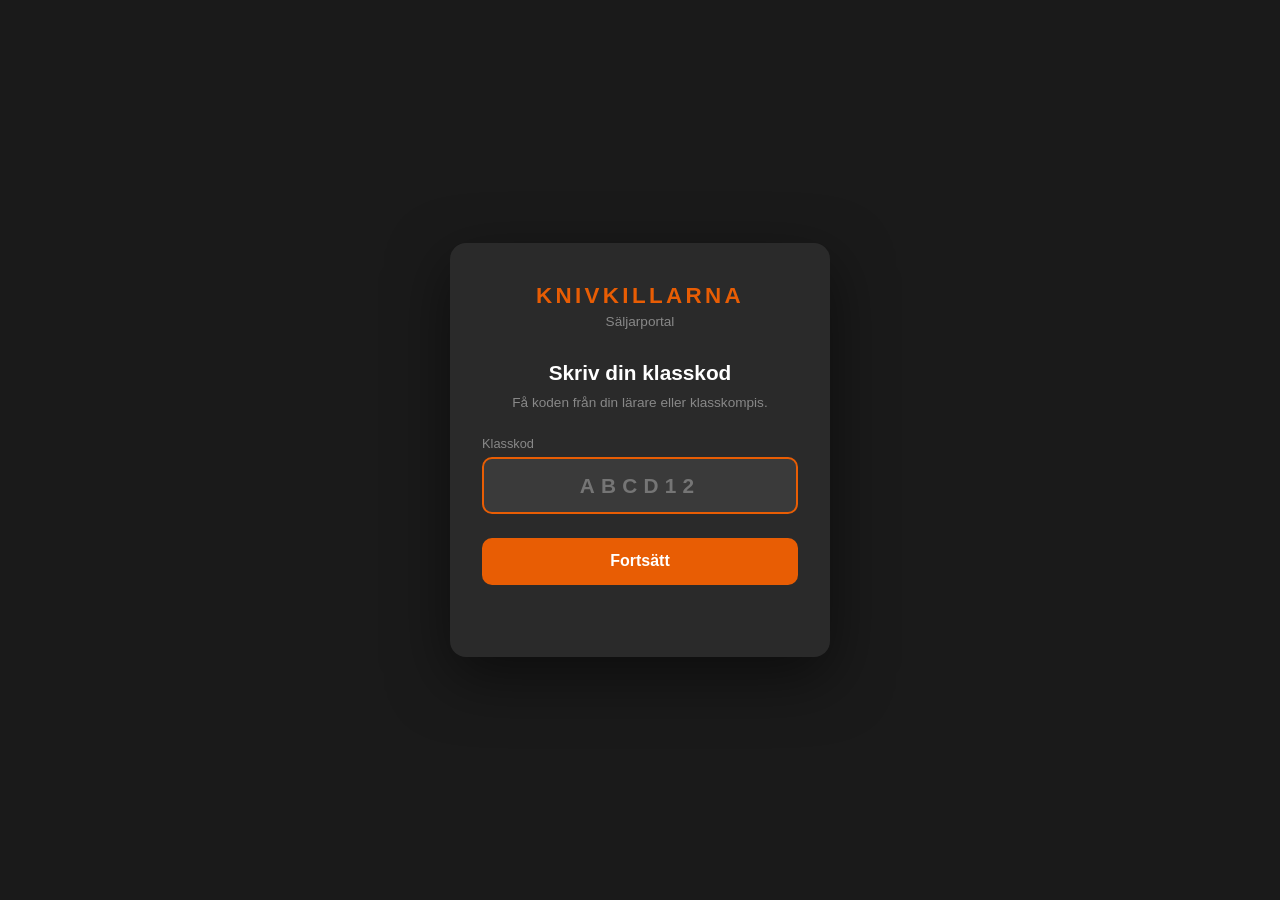
<file: docs/saljare.html>
<!DOCTYPE html>
<html lang="sv">
<head>
  <meta charset="UTF-8">
  <meta name="viewport" content="width=device-width, initial-scale=1.0, maximum-scale=1.0, user-scalable=no">
  <meta name="robots" content="noindex">
  <title>Säljarportal — Knivkillarna</title>
  <style>
    * { box-sizing: border-box; margin: 0; padding: 0; }
    :root {
      --accent: #e85d04;
      --accent-hover: #d04e00;
      --dark: #1a1a1a;
      --gray-900: #2a2a2a;
      --gray-800: #3a3a3a;
      --gray-700: #4a4a4a;
      --gray-500: #888;
      --gray-400: #aaa;
      --gray-300: #d0d0d0;
      --gray-200: #e5e5e5;
      --gray-100: #f5f5f5;
      --white: #fff;
      --red: #e53935;
      --green: #43a047;
      --radius: 10px;
    }
    body {
      font-family: -apple-system, BlinkMacSystemFont, 'Segoe UI', sans-serif;
      background: var(--gray-100);
      color: var(--dark);
      min-height: 100vh;
    }

    /* INTRO/GATE SCREENS */
    .gate-screen {
      display: flex;
      align-items: center;
      justify-content: center;
      min-height: 100vh;
      background: var(--dark);
      padding: 1rem;
    }
    .gate-box {
      background: var(--gray-900);
      padding: 2.5rem 2rem;
      border-radius: 16px;
      width: 100%;
      max-width: 380px;
      box-shadow: 0 20px 60px rgba(0,0,0,0.5);
      color: var(--white);
    }
    .logo {
      color: var(--accent);
      font-size: 1.4rem;
      font-weight: 800;
      letter-spacing: 0.15em;
      text-align: center;
      margin-bottom: 0.3rem;
    }
    .subtitle {
      color: var(--gray-500);
      font-size: 0.85rem;
      text-align: center;
      margin-bottom: 2rem;
    }
    .gate-box h1 {
      font-size: 1.3rem;
      text-align: center;
      margin-bottom: 0.5rem;
    }
    .gate-box .hint {
      color: var(--gray-500);
      font-size: 0.85rem;
      text-align: center;
      margin-bottom: 1.5rem;
      line-height: 1.4;
    }
    .gate-box label {
      display: block;
      font-size: 0.8rem;
      color: var(--gray-500);
      margin-bottom: 0.4rem;
    }
    .gate-box input {
      width: 100%;
      padding: 0.9rem;
      border: 2px solid var(--gray-700);
      border-radius: 10px;
      background: var(--gray-800);
      color: var(--white);
      font-size: 1rem;
      font-family: inherit;
    }
    .gate-box input.code {
      text-align: center;
      letter-spacing: 0.3em;
      font-size: 1.3rem;
      font-weight: 700;
      text-transform: uppercase;
    }
    .gate-box input:focus { outline: none; border-color: var(--accent); }
    .gate-box button {
      width: 100%;
      padding: 0.9rem;
      background: var(--accent);
      color: white;
      border: none;
      border-radius: 10px;
      font-size: 1rem;
      font-weight: 700;
      cursor: pointer;
      font-family: inherit;
      margin-top: 1.5rem;
    }
    .gate-box button:hover { background: var(--accent-hover); }
    .gate-box button:disabled { background: var(--gray-700); cursor: not-allowed; }
    .gate-error {
      color: var(--red);
      font-size: 0.85rem;
      text-align: center;
      margin-top: 1rem;
      min-height: 1.2em;
    }

    /* APP */
    .app { display: none; max-width: 600px; margin: 0 auto; padding: 1rem; padding-bottom: 4rem; }
    .app.visible { display: block; }
    .header {
      display: flex;
      justify-content: space-between;
      align-items: center;
      padding: 1rem 0 1.5rem;
      gap: 0.5rem;
    }
    .header .greeting { font-size: 0.85rem; color: var(--gray-500); }
    .header .name { font-size: 1.1rem; font-weight: 800; }
    .header-btns { display: flex; gap: 0.4rem; }
    .header button {
      background: none;
      border: 1px solid var(--gray-300);
      padding: 0.4rem 0.7rem;
      border-radius: 8px;
      cursor: pointer;
      font-family: inherit;
      font-size: 0.75rem;
      color: var(--gray-500);
    }
    .banner {
      background: linear-gradient(135deg, var(--accent) 0%, #ff8533 100%);
      color: white;
      padding: 1.25rem;
      border-radius: 12px;
      margin-bottom: 1.5rem;
    }
    .banner-label { font-size: 0.75rem; opacity: 0.9; text-transform: uppercase; letter-spacing: 0.05em; }
    .banner-class { font-size: 1.3rem; font-weight: 800; margin: 0.25rem 0 0.75rem; }
    .banner-grid {
      display: grid;
      grid-template-columns: repeat(auto-fit, minmax(110px, 1fr));
      gap: 1rem;
    }
    .banner-grid .v { font-size: 1.3rem; font-weight: 800; }
    .banner-grid .l { font-size: 0.7rem; opacity: 0.85; text-transform: uppercase; }
    .you-card {
      background: var(--white);
      border-left: 3px solid var(--accent);
      padding: 0.9rem 1rem;
      border-radius: 10px;
      margin-bottom: 1.5rem;
      font-size: 0.9rem;
    }
    .you-card strong { color: var(--accent); font-size: 1.05rem; }
    .section { margin-bottom: 2rem; }
    .section h2 {
      font-size: 1rem;
      text-transform: uppercase;
      letter-spacing: 0.05em;
      color: var(--gray-500);
      margin-bottom: 0.75rem;
    }
    .card {
      background: var(--white);
      border-radius: 12px;
      padding: 1rem;
      box-shadow: 0 1px 3px rgba(0,0,0,0.06);
      margin-bottom: 0.75rem;
    }
    .form-grid {
      display: grid;
      grid-template-columns: 1fr 1fr;
      gap: 0.75rem;
    }
    .form-grid .full { grid-column: 1 / -1; }
    .form-grid label {
      font-size: 0.75rem;
      color: var(--gray-500);
      display: block;
      margin-bottom: 0.25rem;
    }
    .form-grid input, .form-grid textarea {
      width: 100%;
      padding: 0.7rem;
      border: 1px solid var(--gray-300);
      border-radius: 8px;
      font-family: inherit;
      font-size: 1rem;
    }
    .form-grid input:focus, .form-grid textarea:focus {
      outline: none;
      border-color: var(--accent);
    }
    .submit-btn {
      background: var(--accent);
      color: white;
      border: none;
      padding: 0.9rem;
      border-radius: 10px;
      font-size: 1rem;
      font-weight: 700;
      cursor: pointer;
      font-family: inherit;
      width: 100%;
      margin-top: 1rem;
    }
    .submit-btn:hover { background: var(--accent-hover); }
    .submit-btn:disabled { background: var(--gray-400); cursor: not-allowed; }
    .form-status { font-size: 0.85rem; text-align: center; margin-top: 0.75rem; min-height: 1.2em; }
    .form-status.success { color: var(--green); }
    .form-status.error { color: var(--red); }

    .booking-item {
      background: var(--white);
      border-radius: 10px;
      padding: 0.9rem;
      margin-bottom: 0.5rem;
      border-left: 3px solid var(--gray-300);
      box-shadow: 0 1px 2px rgba(0,0,0,0.05);
    }
    .booking-item.pending { border-left-color: var(--red); }
    .booking-item.approved { border-left-color: var(--green); }
    .booking-name { font-weight: 700; font-size: 0.95rem; }
    .booking-meta { font-size: 0.8rem; color: var(--gray-500); margin-top: 0.2rem; }
    .booking-status {
      font-size: 0.7rem;
      font-weight: 700;
      text-transform: uppercase;
      color: var(--red);
      margin-top: 0.4rem;
    }
    .booking-status.approved { color: var(--green); }
    .empty {
      text-align: center;
      color: var(--gray-400);
      padding: 2rem;
      font-size: 0.9rem;
    }
    .leader {
      display: flex;
      align-items: center;
      gap: 0.75rem;
      padding: 0.6rem 0.8rem;
      background: var(--white);
      border-radius: 8px;
      margin-bottom: 0.4rem;
      font-size: 0.9rem;
    }
    .leader.me { background: #fff5ec; border: 1px solid var(--accent); }
    .leader .medal { width: 28px; text-align: center; font-size: 1.1rem; }
    .leader .lname { flex: 1; font-weight: 600; }
    .leader .lval { color: var(--gray-500); font-size: 0.85rem; }
  </style>
</head>
<body>

  <!-- GATE 1: Klass-kod -->
  <div class="gate-screen" id="gate-class">
    <div class="gate-box">
      <div class="logo">KNIVKILLARNA</div>
      <div class="subtitle">Säljarportal</div>
      <h1>Skriv din klasskod</h1>
      <p class="hint">Få koden från din lärare eller klasskompis.</p>
      <label for="code-input">Klasskod</label>
      <input type="text" id="code-input" class="code" maxlength="10" autocomplete="off" placeholder="ABCD12">
      <button id="code-btn" onclick="submitClass()">Fortsätt</button>
      <div class="gate-error" id="code-error"></div>
    </div>
  </div>

  <!-- GATE 2: Namn -->
  <div class="gate-screen" id="gate-name" style="display:none;">
    <div class="gate-box">
      <div class="logo">KNIVKILLARNA</div>
      <div class="subtitle" id="gate-name-class"></div>
      <h1>Vad heter du?</h1>
      <p class="hint">Ditt namn syns på dina bokningar och på klassens topplista.</p>
      <label for="name-input">Förnamn (och efternamn om du vill)</label>
      <input type="text" id="name-input" autocomplete="name" placeholder="Greta Karlsson">
      <button id="name-btn" onclick="submitName()">Kom igång</button>
      <div class="gate-error" id="name-error"></div>
    </div>
  </div>

  <!-- APP -->
  <div class="app" id="app">
    <div class="header">
      <div>
        <div class="greeting">Hej</div>
        <div class="name" id="user-name"></div>
      </div>
      <div class="header-btns">
        <button onclick="changeName()">Byt namn</button>
        <button onclick="logout()">Logga ut</button>
      </div>
    </div>

    <div id="class-banner"></div>
    <div id="you-card"></div>

    <div class="section">
      <h2>📝 Registrera ny bokning</h2>
      <div class="card">
        <div class="form-grid">
          <div class="full"><label>Kundens namn *</label><input type="text" id="b-name"></div>
          <div class="full"><label>Telefon *</label><input type="tel" id="b-phone" placeholder="070-XXX XX XX"></div>
          <div class="full"><label>E-post</label><input type="email" id="b-email"></div>
          <div class="full"><label>Adress *</label><input type="text" id="b-address"></div>
          <div><label>Postnummer</label><input type="text" id="b-postnummer" maxlength="6"></div>
          <div><label>Stad</label><input type="text" id="b-stad" value="Nacka"></div>
          <div><label>Antal knivar *</label><input type="number" id="b-knives" min="1" max="100"></div>
          <div><label>Önskat datum</label><input type="date" id="b-date"></div>
          <div class="full"><label>Notering</label><textarea id="b-message" rows="2" placeholder="T.ex. portkod, ringklocka..."></textarea></div>
        </div>
        <button class="submit-btn" id="submit-btn" onclick="submitBooking()">✓ Registrera bokning</button>
        <div class="form-status" id="form-status"></div>
      </div>
    </div>

    <div class="section">
      <h2>📋 Mina bokningar</h2>
      <div id="bookings-list"></div>
    </div>

    <div class="section">
      <h2>🏆 Topplista i klassen</h2>
      <div id="leaderboard"></div>
    </div>
  </div>

  <script>
    const API = window.location.hostname === 'localhost' || window.location.hostname === '127.0.0.1'
      ? ''
      : 'https://knivkillarna.up.railway.app';

    const LS_CODE = 'kk_klass_code';
    const LS_CLASS = 'kk_klass_data';
    const LS_NAME = 'kk_klass_name';

    let CLASS = null;
    let MY_NAME = null;
    let BOOKINGS = [];
    let COMPLETED = [];

    // ===== Gates =====
    async function submitClass() {
      const code = document.getElementById('code-input').value.trim().toUpperCase();
      const err = document.getElementById('code-error');
      const btn = document.getElementById('code-btn');
      err.textContent = '';
      if (!code) { err.textContent = 'Skriv en kod'; return; }
      btn.disabled = true; btn.textContent = 'Kontrollerar...';
      try {
        const res = await fetch(API + '/api/class/login', {
          method: 'POST',
          headers: { 'Content-Type': 'application/json' },
          body: JSON.stringify({ class_code: code })
        });
        const data = await res.json();
        if (data.ok) {
          CLASS = data.class;
          BOOKINGS = data.bookings || [];
          COMPLETED = data.completed_orders || [];
          localStorage.setItem(LS_CODE, code);
          localStorage.setItem(LS_CLASS, JSON.stringify(CLASS));
          showGateName();
        } else {
          err.textContent = data.error || 'Ogiltig kod';
          btn.disabled = false; btn.textContent = 'Fortsätt';
        }
      } catch (e) {
        err.textContent = 'Nätverksfel: ' + e.message;
        btn.disabled = false; btn.textContent = 'Fortsätt';
      }
    }

    function showGateName() {
      document.getElementById('gate-class').style.display = 'none';
      document.getElementById('gate-name').style.display = 'flex';
      document.getElementById('gate-name-class').textContent = CLASS.name;
      setTimeout(() => document.getElementById('name-input').focus(), 50);
    }

    function submitName() {
      const name = document.getElementById('name-input').value.trim();
      const err = document.getElementById('name-error');
      err.textContent = '';
      if (name.length < 2) { err.textContent = 'Skriv ditt namn'; return; }
      MY_NAME = name;
      localStorage.setItem(LS_NAME, name);
      showApp();
    }

    function logout() {
      if (!confirm('Logga ut från klassen?')) return;
      localStorage.removeItem(LS_CODE);
      localStorage.removeItem(LS_CLASS);
      localStorage.removeItem(LS_NAME);
      CLASS = null; MY_NAME = null; BOOKINGS = []; COMPLETED = [];
      document.getElementById('app').classList.remove('visible');
      document.getElementById('gate-name').style.display = 'none';
      document.getElementById('gate-class').style.display = 'flex';
      document.getElementById('code-input').value = '';
      document.getElementById('name-input').value = '';
    }

    function changeName() {
      const n = prompt('Vad ska du heta?', MY_NAME || '');
      if (n && n.trim().length >= 2) {
        MY_NAME = n.trim();
        localStorage.setItem(LS_NAME, MY_NAME);
        document.getElementById('user-name').textContent = MY_NAME;
        renderAll();
      }
    }

    // ===== App rendering =====
    function showApp() {
      document.getElementById('gate-class').style.display = 'none';
      document.getElementById('gate-name').style.display = 'none';
      document.getElementById('app').classList.add('visible');
      document.getElementById('user-name').textContent = MY_NAME;
      renderAll();
    }

    function renderAll() {
      renderBanner();
      renderYouCard();
      renderBookings();
      renderLeaderboard();
    }

    function knivesFromBooking(b) {
      const n = parseInt(b.knives || '');
      if (!isNaN(n)) return n;
      if (b.knives === '1-2') return 2;
      if (b.knives === '3-5') return 4;
      if (b.knives === '6+') return 7;
      return 0;
    }

    function renderBanner() {
      const el = document.getElementById('class-banner');
      const totalActualKnives = COMPLETED.reduce((s, o) => s + (o.actual_knife_count || o.estimated_knife_count || 0), 0);
      const totalEarned = totalActualKnives * (CLASS.commission_per_knife || 0);
      const pendingKnives = BOOKINGS.filter(b => b.status === 'pending').reduce((s, b) => s + knivesFromBooking(b), 0);
      const potential = pendingKnives * (CLASS.commission_per_knife || 0);
      el.innerHTML = `
        <div class="banner">
          <div class="banner-label">Din klass tjänar in</div>
          <div class="banner-class">${CLASS.name}</div>
          <div class="banner-grid">
            <div><div class="l">Per kniv</div><div class="v">${CLASS.commission_per_knife} kr</div></div>
            <div><div class="l">Klassen tjänat</div><div class="v">${totalEarned} kr</div></div>
            <div><div class="l">Knivar slipade</div><div class="v">${totalActualKnives}</div></div>
            <div><div class="l">Väntar</div><div class="v">+${potential} kr</div></div>
          </div>
        </div>
      `;
    }

    function renderYouCard() {
      const el = document.getElementById('you-card');
      const myBookings = BOOKINGS.filter(b => (b.seller_name || '').toLowerCase() === MY_NAME.toLowerCase());
      const myCompleted = COMPLETED.filter(o => (o.seller_name || '').toLowerCase() === MY_NAME.toLowerCase());
      const myKnives = myCompleted.reduce((s, o) => s + (o.actual_knife_count || o.estimated_knife_count || 0), 0);
      const myEarned = myKnives * (CLASS.commission_per_knife || 0);
      el.innerHTML = `
        <div class="you-card">
          <div style="color:var(--gray-500);font-size:0.75rem;text-transform:uppercase;">Du har bidragit med</div>
          <div style="margin-top:0.4rem;">
            <strong>${myBookings.length}</strong> bokningar · <strong>${myKnives}</strong> knivar slipade · <strong>${myEarned} kr</strong> till klassen
          </div>
        </div>
      `;
    }

    function renderBookings() {
      const el = document.getElementById('bookings-list');
      const myBookings = BOOKINGS.filter(b => (b.seller_name || '').toLowerCase() === MY_NAME.toLowerCase());
      if (!myBookings.length) {
        el.innerHTML = '<div class="empty">Inga bokningar än — registrera din första ovan.</div>';
        return;
      }
      el.innerHTML = myBookings.map(b => {
        const cls = b.status === 'pending' ? 'pending' : 'approved';
        const statusLabel = b.status === 'pending' ? 'Väntar på admin' : b.status;
        const dateStr = b.created_at ? new Date(b.created_at).toLocaleDateString('sv-SE') : '';
        return `
          <div class="booking-item ${cls}">
            <div class="booking-name">${escapeHtml(b.name)}</div>
            <div class="booking-meta">${escapeHtml(b.phone)} · ${escapeHtml(b.address)}${b.postnummer ? ', ' + escapeHtml(b.postnummer) : ''} ${escapeHtml(b.stad || '')}</div>
            <div class="booking-meta">${escapeHtml(b.knives)} knivar${b.preferred_date ? ' · önskat ' + escapeHtml(b.preferred_date) : ''} · ${dateStr}</div>
            <div class="booking-status ${cls}">${statusLabel}</div>
          </div>
        `;
      }).join('');
    }

    function renderLeaderboard() {
      const el = document.getElementById('leaderboard');
      // Gruppera per seller_name
      const groups = {};
      BOOKINGS.forEach(b => {
        const n = (b.seller_name || 'okänd').trim();
        if (!groups[n]) groups[n] = { bookings: 0, knives: 0 };
        groups[n].bookings++;
      });
      COMPLETED.forEach(o => {
        const n = (o.seller_name || 'okänd').trim();
        if (!groups[n]) groups[n] = { bookings: 0, knives: 0 };
        groups[n].knives += (o.actual_knife_count || o.estimated_knife_count || 0);
      });
      const sorted = Object.entries(groups)
        .map(([name, s]) => ({ name, ...s, earned: s.knives * (CLASS.commission_per_knife || 0) }))
        .sort((a, b) => b.knives - a.knives || b.bookings - a.bookings);

      if (!sorted.length) {
        el.innerHTML = '<div class="empty">Var först ut! Registrera en bokning så hamnar du här.</div>';
        return;
      }
      el.innerHTML = sorted.map((s, i) => {
        const isMe = s.name.toLowerCase() === MY_NAME.toLowerCase();
        const medal = i === 0 ? '🥇' : i === 1 ? '🥈' : i === 2 ? '🥉' : (i + 1) + '.';
        return `
          <div class="leader ${isMe ? 'me' : ''}">
            <div class="medal">${medal}</div>
            <div class="lname">${escapeHtml(s.name)}${isMe ? ' (du)' : ''}</div>
            <div class="lval">${s.bookings} bok · ${s.knives} kn · ${s.earned} kr</div>
          </div>
        `;
      }).join('');
    }

    async function submitBooking() {
      const btn = document.getElementById('submit-btn');
      const status = document.getElementById('form-status');
      status.textContent = '';
      status.className = 'form-status';

      const payload = {
        source: 'klass',
        class_id: CLASS.id,
        seller_name: MY_NAME,
        name: document.getElementById('b-name').value.trim(),
        phone: document.getElementById('b-phone').value.trim(),
        email: document.getElementById('b-email').value.trim(),
        address: document.getElementById('b-address').value.trim(),
        postnummer: document.getElementById('b-postnummer').value.trim(),
        stad: document.getElementById('b-stad').value.trim() || 'Nacka',
        knives: document.getElementById('b-knives').value,
        preferred_date: document.getElementById('b-date').value,
        message: document.getElementById('b-message').value.trim(),
      };

      if (!payload.name || !payload.phone || !payload.address) {
        status.textContent = 'Namn, telefon och adress krävs';
        status.classList.add('error');
        return;
      }
      if (!parseInt(payload.knives)) {
        status.textContent = 'Antal knivar krävs';
        status.classList.add('error');
        return;
      }

      btn.disabled = true; btn.textContent = 'Sparar...';

      try {
        const res = await fetch(API + '/api/booking', {
          method: 'POST',
          headers: { 'Content-Type': 'application/json' },
          body: JSON.stringify(payload)
        });
        const data = await res.json();
        if (data.ok) {
          status.textContent = '✓ Bokning sparad (' + data.booking_id + ')';
          status.classList.add('success');
          ['b-name','b-phone','b-email','b-address','b-postnummer','b-knives','b-date','b-message'].forEach(id => document.getElementById(id).value = '');
          document.getElementById('b-stad').value = 'Nacka';
          await refresh();
        } else {
          status.textContent = 'Fel: ' + (data.error || 'okänt');
          status.classList.add('error');
        }
      } catch (e) {
        status.textContent = 'Nätverksfel: ' + e.message;
        status.classList.add('error');
      } finally {
        btn.disabled = false; btn.textContent = '✓ Registrera bokning';
      }
    }

    async function refresh() {
      const code = localStorage.getItem(LS_CODE);
      if (!code) return;
      try {
        const res = await fetch(API + '/api/class/login', {
          method: 'POST',
          headers: { 'Content-Type': 'application/json' },
          body: JSON.stringify({ class_code: code })
        });
        const data = await res.json();
        if (data.ok) {
          CLASS = data.class;
          BOOKINGS = data.bookings || [];
          COMPLETED = data.completed_orders || [];
          renderAll();
        }
      } catch (e) { /* tyst */ }
    }

    function escapeHtml(s) {
      if (s == null) return '';
      return String(s).replace(/[&<>"']/g, c => ({'&':'&amp;','<':'&lt;','>':'&gt;','"':'&quot;',"'":'&#39;'}[c]));
    }

    // ===== Init: auto-resume =====
    (async function init() {
      // Förifyll från ?code=XXX
      const params = new URLSearchParams(window.location.search);
      const codeParam = params.get('code');
      if (codeParam) {
        document.getElementById('code-input').value = codeParam.toUpperCase();
      }

      // Auto-uppercase
      document.getElementById('code-input').addEventListener('input', function() {
        this.value = this.value.toUpperCase();
      });

      // Enter-submit
      document.getElementById('code-input').addEventListener('keypress', e => { if (e.key === 'Enter') submitClass(); });
      document.getElementById('name-input').addEventListener('keypress', e => { if (e.key === 'Enter') submitName(); });

      // Återanvänd sparad session
      const savedCode = localStorage.getItem(LS_CODE);
      const savedClassRaw = localStorage.getItem(LS_CLASS);
      const savedName = localStorage.getItem(LS_NAME);
      if (savedCode && savedClassRaw) {
        try {
          // Hämta fräsch data + verifiera att klassen fortfarande finns
          const res = await fetch(API + '/api/class/login', {
            method: 'POST',
            headers: { 'Content-Type': 'application/json' },
            body: JSON.stringify({ class_code: savedCode })
          });
          const data = await res.json();
          if (data.ok) {
            CLASS = data.class;
            BOOKINGS = data.bookings || [];
            COMPLETED = data.completed_orders || [];
            if (savedName) {
              MY_NAME = savedName;
              showApp();
            } else {
              showGateName();
            }
            return;
          } else {
            // Klassen finns inte längre — rensa
            localStorage.removeItem(LS_CODE);
            localStorage.removeItem(LS_CLASS);
            localStorage.removeItem(LS_NAME);
          }
        } catch (e) { /* fortsätt till gate */ }
      }
      // Annars: visa code-gate
      setTimeout(() => document.getElementById('code-input').focus(), 50);
    })();
  </script>
</body>
</html>
</file>
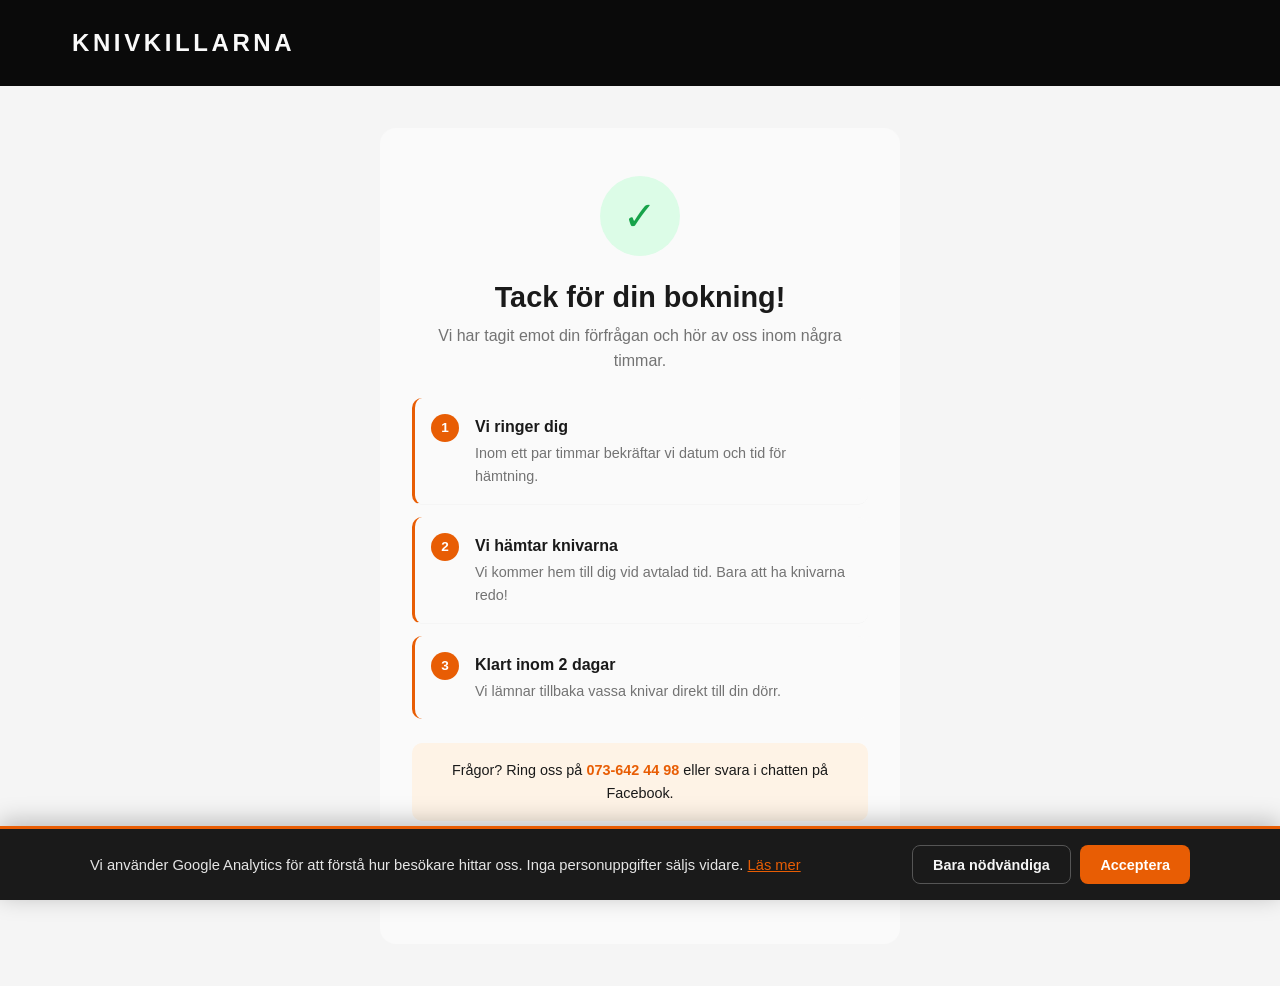
<file: docs/tack.html>
<!DOCTYPE html>
<html lang="sv">
<head>
  <meta charset="UTF-8">
  <meta name="viewport" content="width=device-width, initial-scale=1.0">
  <title>Tack för din bokning — Knivkillarna</title>
  <meta name="robots" content="noindex">
  <link rel="icon" href="data:image/svg+xml,<svg xmlns='http://www.w3.org/2000/svg' viewBox='0 0 100 100'><text y='80' font-size='80'>🔪</text></svg>">
  <link rel="stylesheet" href="style.css">
  <style>
    .thank-you { min-height: 100vh; display: flex; align-items: center; justify-content: center; padding: 2rem; }
    .thank-you-content { max-width: 520px; text-align: center; }
    .thank-you-icon { width: 80px; height: 80px; border-radius: 50%; background: #dcfce7; color: #16a34a; font-size: 2.5rem; display: flex; align-items: center; justify-content: center; margin: 0 auto 1.5rem; animation: popIn 0.5s ease-out; }
    @keyframes popIn { 0% { transform: scale(0); } 60% { transform: scale(1.15); } 100% { transform: scale(1); } }
    .thank-you-content h1 { font-size: 1.8rem; margin-bottom: 0.5rem; }
    .thank-you-content > p { color: #737373; margin-bottom: 1.5rem; }

    .booking-summary { background: #f5f5f5; border-radius: 12px; padding: 1.25rem; margin-bottom: 1.5rem; text-align: left; }
    .booking-summary h3 { font-size: 0.85rem; color: #737373; text-transform: uppercase; letter-spacing: 0.05em; margin-bottom: 0.75rem; }
    .summary-row { display: flex; justify-content: space-between; padding: 0.35rem 0; font-size: 0.95rem; }
    .summary-row .label { color: #737373; }
    .summary-row .value { font-weight: 600; }

    .thank-you-steps { display: flex; flex-direction: column; gap: 0.75rem; margin: 1.5rem 0; text-align: left; }
    .thank-you-step { display: flex; gap: 1rem; align-items: flex-start; padding: 1rem; background: #fafafa; border-radius: 10px; border-left: 3px solid #e85d04; }
    .step-num { min-width: 28px; height: 28px; border-radius: 50%; background: #e85d04; color: #fff; display: flex; align-items: center; justify-content: center; font-weight: 700; font-size: 0.85rem; flex-shrink: 0; }
    .thank-you-step strong { display: block; margin-bottom: 0.15rem; }
    .thank-you-step p { color: #737373; font-size: 0.9rem; margin: 0; }

    .contact-box { background: #fef3e6; border-radius: 10px; padding: 1rem; margin-bottom: 1.5rem; font-size: 0.9rem; }
    .contact-box a { color: #e85d04; font-weight: 700; text-decoration: none; }

    .btn-primary { display: inline-block; padding: 0.8rem 2rem; background: #e85d04; color: #fff; border: none; border-radius: 8px; font-size: 1rem; font-weight: 600; text-decoration: none; cursor: pointer; font-family: inherit; }
    .btn-primary:hover { background: #d45003; }

    #booking-ref { font-size: 0.8rem; color: #999; margin-top: 1rem; }
  </style>
<!-- Cookie-samtycke + Google Analytics (laddas först efter samtycke) -->
  <script src="consent.js" defer></script>
</head>
<body>
  <header class="booking-header">
    <nav>
      <a href="index.html" class="logo">KNIVKILLARNA</a>
    </nav>
  </header>
  <div class="thank-you">
    <div class="thank-you-content">
      <div class="thank-you-icon">&#10003;</div>
      <h1>Tack för din bokning!</h1>
      <p>Vi har tagit emot din förfrågan och hör av oss inom några timmar.</p>

      <div class="booking-summary" id="booking-summary" style="display:none;">
        <h3>Din bokning</h3>
        <div id="summary-rows"></div>
      </div>

      <div class="thank-you-steps">
        <div class="thank-you-step">
          <div class="step-num">1</div>
          <div>
            <strong>Vi ringer dig</strong>
            <p>Inom ett par timmar bekräftar vi datum och tid för hämtning.</p>
          </div>
        </div>
        <div class="thank-you-step">
          <div class="step-num">2</div>
          <div>
            <strong>Vi hämtar knivarna</strong>
            <p>Vi kommer hem till dig vid avtalad tid. Bara att ha knivarna redo!</p>
          </div>
        </div>
        <div class="thank-you-step">
          <div class="step-num">3</div>
          <div>
            <strong>Klart inom 2 dagar</strong>
            <p>Vi lämnar tillbaka vassa knivar direkt till din dörr.</p>
          </div>
        </div>
      </div>

      <div class="contact-box">
        Frågor? Ring oss på <a href="tel:+46736424498">073-642 44 98</a> eller svara i chatten på Facebook.
      </div>

      <p id="booking-ref"></p>
      <a href="index.html" class="btn-primary">Tillbaka till startsidan</a>
    </div>
  </div>
  <script>
    const params = new URLSearchParams(window.location.search);
    const id = params.get('id');
    if (id) {
      document.getElementById('booking-ref').textContent = 'Bokningsreferens: ' + id;
    }

    // Show booking summary from URL params
    const name = params.get('name');
    const knives = params.get('knives');
    const address = params.get('address');
    const phone = params.get('phone');

    if (name || knives || address) {
      const summary = document.getElementById('booking-summary');
      const rows = document.getElementById('summary-rows');
      summary.style.display = 'block';

      const data = [];
      if (name) data.push(['Namn', name]);
      if (knives) {
        const priceMap = { '1-2': '170 kr/st', '3-5': '140 kr/st', '6+': '120 kr/st' };
        data.push(['Antal knivar', knives + ' (' + (priceMap[knives] || '') + ')']);
      }
      if (address) data.push(['Adress', address]);
      if (phone) data.push(['Telefon', phone]);

      rows.innerHTML = data.map(([label, value]) =>
        '<div class="summary-row"><span class="label">' + label + '</span><span class="value">' + value + '</span></div>'
      ).join('');
    }
  </script>
</body>
</html>
</file>
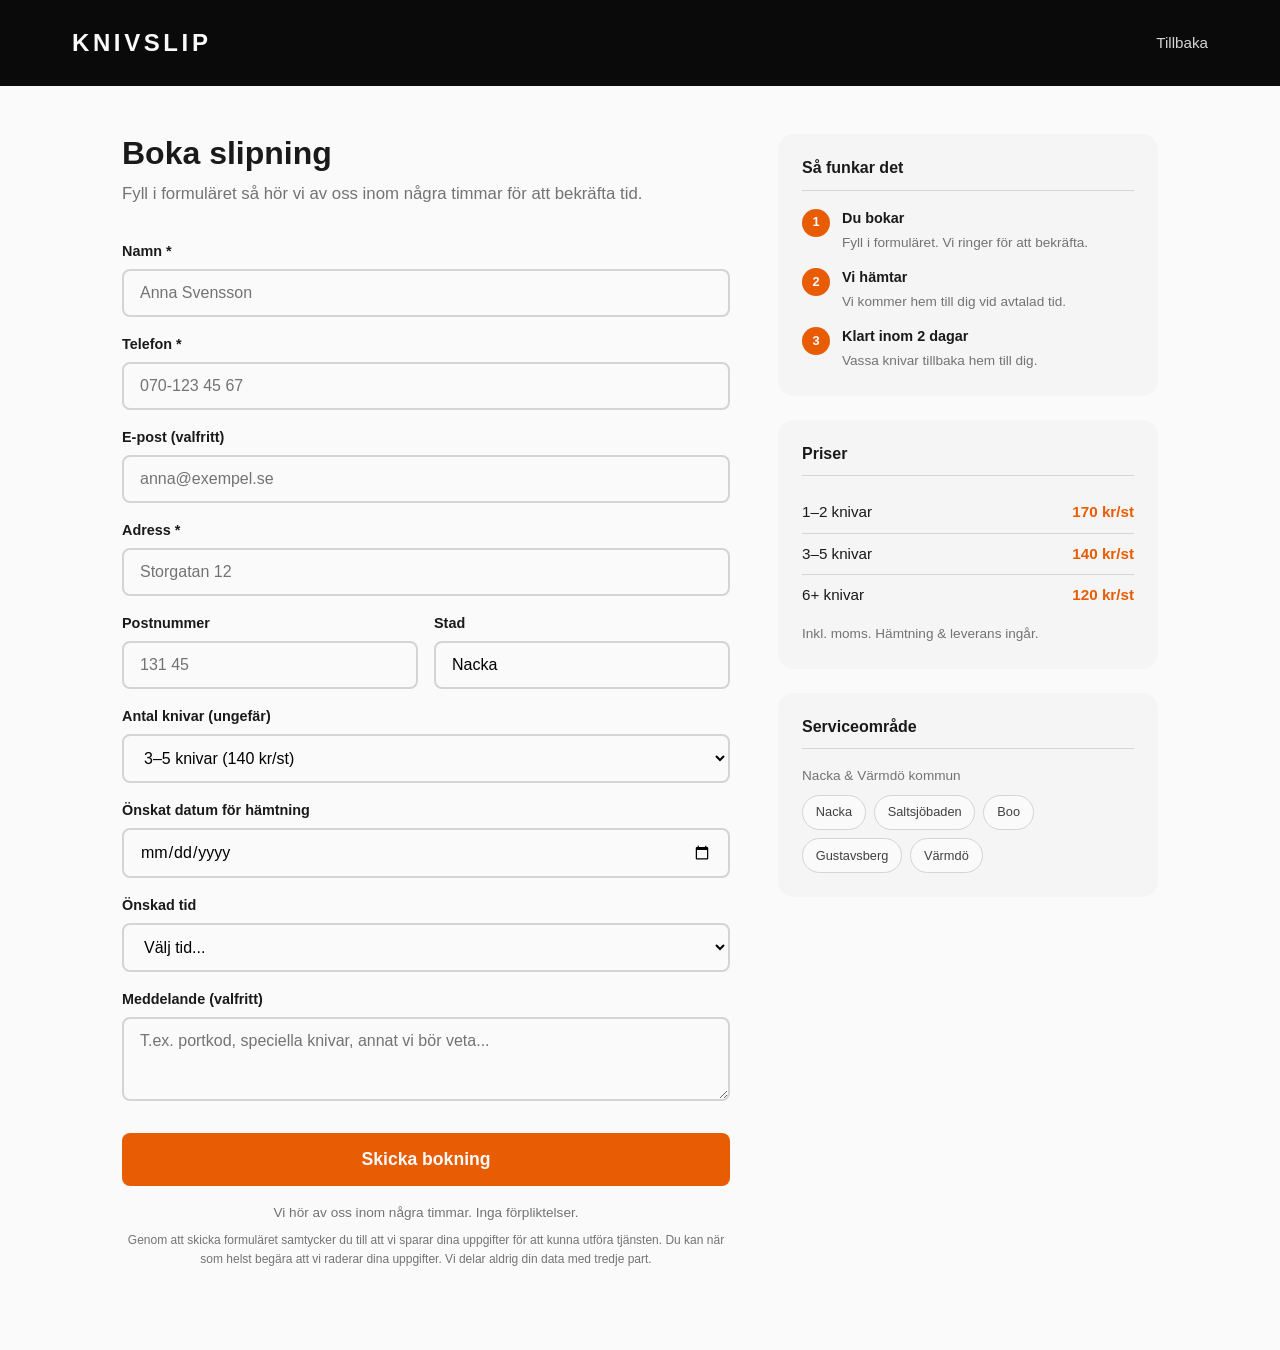
<file: website/boka.html>
<!DOCTYPE html>
<html lang="sv">
<head>
  <meta charset="UTF-8">
  <meta name="viewport" content="width=device-width, initial-scale=1.0">
  <title>Boka slipning — Knivslip</title>
  <meta name="description" content="Boka knivslipning i Nacka och Värmdö. Vi hämtar och lämnar inom 2 dagar.">
  <link rel="stylesheet" href="style.css">
</head>
<body>

  <header class="booking-header">
    <nav>
      <a href="index.html" class="logo">KNIVSLIP</a>
      <div class="nav-links">
        <a href="index.html">Tillbaka</a>
      </div>
    </nav>
  </header>

  <main class="booking-page">
    <div class="booking-left fade-in">
      <h1>Boka slipning</h1>
      <p class="booking-intro">Fyll i formuläret så hör vi av oss inom några timmar för att bekräfta tid.</p>

      <form class="booking-form" action="https://formspree.io/f/xjgpjean" method="POST">
        <div class="form-group">
          <label for="name">Namn *</label>
          <input type="text" id="name" name="name" required placeholder="Anna Svensson">
        </div>
        <div class="form-group">
          <label for="phone">Telefon *</label>
          <input type="tel" id="phone" name="phone" required placeholder="070-123 45 67">
        </div>
        <div class="form-group">
          <label for="email">E-post (valfritt)</label>
          <input type="email" id="email" name="email" placeholder="anna@exempel.se">
        </div>
        <div class="form-group">
          <label for="address">Adress *</label>
          <input type="text" id="address" name="address" required placeholder="Storgatan 12">
        </div>
        <div class="form-row">
          <div class="form-group">
            <label for="postnummer">Postnummer</label>
            <input type="text" id="postnummer" name="postnummer" placeholder="131 45" maxlength="6">
          </div>
          <div class="form-group">
            <label for="stad">Stad</label>
            <input type="text" id="stad" name="stad" value="Nacka">
          </div>
        </div>
        <div class="form-group">
          <label for="knives">Antal knivar (ungefär)</label>
          <select id="knives" name="knives">
            <option value="1-2">1–2 knivar (170 kr/st)</option>
            <option value="3-5" selected>3–5 knivar (140 kr/st)</option>
            <option value="6+">6+ knivar (120 kr/st)</option>
          </select>
        </div>
        <div class="form-group">
          <label for="preferred_date">Önskat datum för hämtning</label>
          <input type="date" id="preferred_date" name="preferred_date">
        </div>
        <div class="form-group">
          <label for="time_window">Önskad tid</label>
          <select id="time_window" name="time_window">
            <option value="">Välj tid...</option>
            <option value="16:00-17:00">16:00–17:00</option>
            <option value="17:00-18:00">17:00–18:00</option>
            <option value="18:00-19:00">18:00–19:00</option>
            <option value="19:00-20:00">19:00–20:00</option>
            <option value="helg-10-12">Helg: 10:00–12:00</option>
            <option value="helg-12-14">Helg: 12:00–14:00</option>
            <option value="helg-14-16">Helg: 14:00–16:00</option>
            <option value="flexibel">Flexibel</option>
          </select>
        </div>
        <div class="form-group">
          <label for="message">Meddelande (valfritt)</label>
          <textarea id="message" name="message" rows="3" placeholder="T.ex. portkod, speciella knivar, annat vi bör veta..."></textarea>
        </div>
        <input type="hidden" name="_subject" value="Ny bokning via hemsidan!">
        <input type="hidden" name="_next" value="tack.html">
        <button type="submit" class="btn-primary btn-full">Skicka bokning</button>
        <p class="form-note">Vi hör av oss inom några timmar. Inga förpliktelser.</p>
        <p class="form-note" style="margin-top: 0.5rem; font-size: 0.75rem;">Genom att skicka formuläret samtycker du till att vi sparar dina uppgifter för att kunna utföra tjänsten. Du kan när som helst begära att vi raderar dina uppgifter. Vi delar aldrig din data med tredje part.</p>
      </form>
    </div>

    <div class="booking-right">
      <div class="booking-info-card">
        <h3>Så funkar det</h3>
        <div class="info-step">
          <div class="info-step-num">1</div>
          <div>
            <strong>Du bokar</strong>
            <p>Fyll i formuläret. Vi ringer för att bekräfta.</p>
          </div>
        </div>
        <div class="info-step">
          <div class="info-step-num">2</div>
          <div>
            <strong>Vi hämtar</strong>
            <p>Vi kommer hem till dig vid avtalad tid.</p>
          </div>
        </div>
        <div class="info-step">
          <div class="info-step-num">3</div>
          <div>
            <strong>Klart inom 2 dagar</strong>
            <p>Vassa knivar tillbaka hem till dig.</p>
          </div>
        </div>
      </div>

      <div class="booking-info-card">
        <h3>Priser</h3>
        <div class="info-price"><span>1–2 knivar</span> <strong>170 kr/st</strong></div>
        <div class="info-price"><span>3–5 knivar</span> <strong>140 kr/st</strong></div>
        <div class="info-price"><span>6+ knivar</span> <strong>120 kr/st</strong></div>
        <p class="info-small">Inkl. moms. Hämtning & leverans ingår.</p>
      </div>

      <div class="booking-info-card">
        <h3>Serviceområde</h3>
        <p class="info-small">Nacka & Värmdö kommun</p>
        <div class="areas" style="margin-top: 0.5rem;">
          <span class="area-tag">Nacka</span>
          <span class="area-tag">Saltsjöbaden</span>
          <span class="area-tag">Boo</span>
          <span class="area-tag">Gustavsberg</span>
          <span class="area-tag">Värmdö</span>
        </div>
      </div>
    </div>
  </main>

  <script>
    // Secret admin access — triple click on logo
    (function() {
      const logo = document.querySelector('.logo');
      let clicks = 0, timer = null;
      logo.style.cursor = 'default';
      logo.addEventListener('click', function(e) {
        e.preventDefault();
        clicks++;
        clearTimeout(timer);
        timer = setTimeout(() => clicks = 0, 600);
        if (clicks >= 3) {
          clicks = 0;
          const overlay = document.createElement('div');
          overlay.innerHTML = '<div style="position:fixed;inset:0;background:rgba(0,0,0,0.8);z-index:9999;display:flex;align-items:center;justify-content:center;"><div style="background:#1a1a1a;padding:2rem;border-radius:12px;text-align:center;max-width:300px;"><div style="color:#e85d04;font-size:1.2rem;font-weight:800;letter-spacing:0.1em;margin-bottom:1rem;">KNIVSLIP</div><input id="pin-input" type="password" maxlength="6" placeholder="Ange PIN" style="width:100%;padding:0.8rem;border:2px solid #404040;border-radius:8px;background:#262626;color:#fff;font-size:1.2rem;text-align:center;letter-spacing:0.3em;font-family:inherit;" autofocus><p id="pin-error" style="color:#dc2626;font-size:0.8rem;margin-top:0.5rem;min-height:1.2em;"></p></div></div>';
          document.body.appendChild(overlay);
          const input = document.getElementById('pin-input');
          input.focus();
          input.addEventListener('keydown', function(ev) {
            if (ev.key === 'Escape') { overlay.remove(); return; }
            if (ev.key === 'Enter' && input.value.length >= 4) {
              sessionStorage.setItem('knivslip_pin', input.value);
              window.location.href = 'admin.html';
            }
          });
          overlay.addEventListener('click', function(ev) {
            if (ev.target === overlay.firstChild) overlay.remove();
          });
        }
      });
    })();

    const form = document.querySelector('.booking-form');
    form.addEventListener('submit', function (e) {
      e.preventDefault();
      const btn = form.querySelector('button[type="submit"]');
      btn.textContent = 'Skickar...';
      btn.disabled = true;

      const data = new FormData(form);
      fetch(form.action, {
        method: 'POST',
        body: data,
        headers: { 'Accept': 'application/json' }
      })
      .then(response => {
        if (response.ok) {
          window.location.href = 'tack.html';
        } else {
          btn.textContent = 'Skicka bokning';
          btn.disabled = false;
          alert('Nagot gick fel. Forsok igen eller ring oss direkt.');
        }
      })
      .catch(() => {
        btn.textContent = 'Skicka bokning';
        btn.disabled = false;
        alert('Kunde inte skicka. Kolla din internetanslutning.');
      });
    });
  </script>

</body>
</html>
</file>
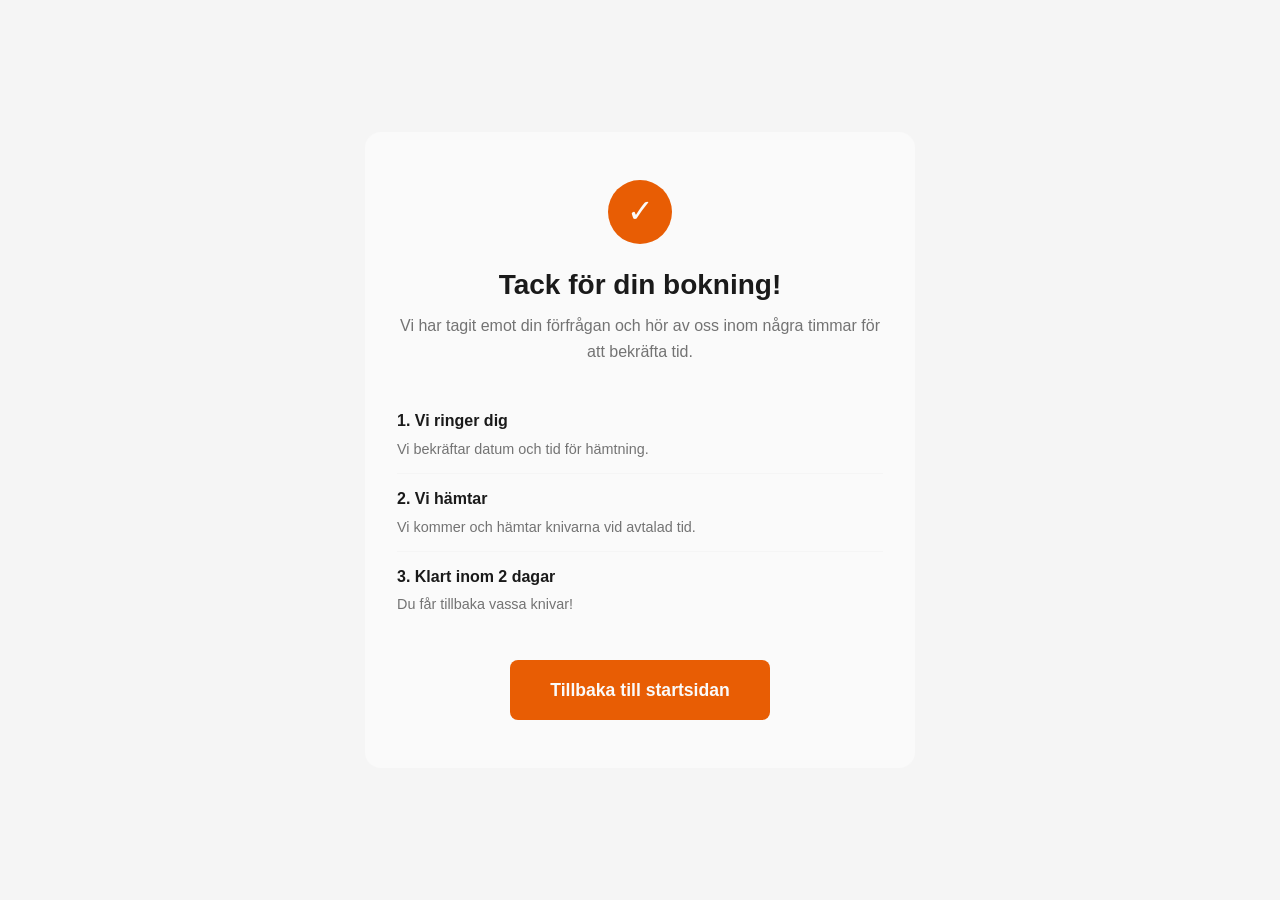
<file: website/tack.html>
<!DOCTYPE html>
<html lang="sv">
<head>
  <meta charset="UTF-8">
  <meta name="viewport" content="width=device-width, initial-scale=1.0">
  <title>Tack! — Knivslip</title>
  <link rel="stylesheet" href="style.css">
</head>
<body>
  <div class="thank-you">
    <div class="thank-you-content">
      <div class="thank-you-icon">&#10003;</div>
      <h1>Tack för din bokning!</h1>
      <p>Vi har tagit emot din förfrågan och hör av oss inom några timmar för att bekräfta tid.</p>
      <div class="thank-you-steps">
        <div class="thank-you-step">
          <strong>1. Vi ringer dig</strong>
          <p>Vi bekräftar datum och tid för hämtning.</p>
        </div>
        <div class="thank-you-step">
          <strong>2. Vi hämtar</strong>
          <p>Vi kommer och hämtar knivarna vid avtalad tid.</p>
        </div>
        <div class="thank-you-step">
          <strong>3. Klart inom 2 dagar</strong>
          <p>Du får tillbaka vassa knivar!</p>
        </div>
      </div>
      <a href="index.html" class="btn-primary">Tillbaka till startsidan</a>
    </div>
  </div>
</body>
</html>
</file>
<file: website/style.css>
/* === RESET & BASE === */
*, *::before, *::after {
  margin: 0;
  padding: 0;
  box-sizing: border-box;
}

:root {
  --black: #0a0a0a;
  --dark: #1a1a1a;
  --gray-900: #262626;
  --gray-700: #404040;
  --gray-500: #737373;
  --gray-300: #d4d4d4;
  --gray-100: #f5f5f5;
  --white: #fafafa;
  --accent: #e85d04;
  --accent-hover: #d45003;
  --accent-light: #fef3e6;
  --radius: 8px;
  --radius-lg: 16px;
}

html {
  scroll-behavior: smooth;
}

body {
  font-family: -apple-system, BlinkMacSystemFont, 'Segoe UI', Roboto, sans-serif;
  color: var(--dark);
  line-height: 1.6;
  background: var(--white);
}

h1, h2, h3, h4 {
  line-height: 1.2;
  font-weight: 700;
}

a {
  color: inherit;
  text-decoration: none;
}

/* === NAV === */
nav {
  display: flex;
  justify-content: space-between;
  align-items: center;
  padding: 1.5rem 2rem;
  max-width: 1200px;
  margin: 0 auto;
}

.logo {
  font-size: 1.5rem;
  font-weight: 800;
  letter-spacing: 0.15em;
  color: var(--white);
}

.menu-toggle {
  display: none;
  flex-direction: column;
  gap: 5px;
  background: none;
  border: none;
  cursor: pointer;
  padding: 4px;
}

.menu-toggle span {
  display: block;
  width: 24px;
  height: 2px;
  background: var(--white);
  border-radius: 2px;
  transition: transform 0.3s, opacity 0.3s;
}

.nav-links {
  display: flex;
  gap: 2rem;
  align-items: center;
}

.nav-links a {
  color: var(--gray-300);
  font-size: 0.95rem;
  font-weight: 500;
  transition: color 0.2s;
}

.nav-links a:hover {
  color: var(--white);
}

.btn-nav {
  background: var(--accent) !important;
  color: var(--white) !important;
  padding: 0.6rem 1.4rem;
  border-radius: var(--radius);
  font-weight: 600 !important;
  transition: background 0.2s !important;
}

.btn-nav:hover {
  background: var(--accent-hover) !important;
}

/* === HERO === */
.hero {
  background: var(--black);
  color: var(--white);
  padding-bottom: 5rem;
}

.hero-content {
  max-width: 800px;
  margin: 0 auto;
  padding: 6rem 2rem 2rem;
  text-align: center;
}

.hero h1 {
  font-size: clamp(2.5rem, 6vw, 4rem);
  margin-bottom: 1.5rem;
  letter-spacing: -0.02em;
}

.hero-sub {
  font-size: 1.25rem;
  color: var(--gray-300);
  margin-bottom: 2.5rem;
  max-width: 600px;
  margin-left: auto;
  margin-right: auto;
}

.hero-sub strong {
  color: var(--accent);
}

.btn-primary {
  display: inline-block;
  background: var(--accent);
  color: var(--white);
  padding: 1rem 2.5rem;
  border-radius: var(--radius);
  font-size: 1.1rem;
  font-weight: 600;
  border: none;
  cursor: pointer;
  transition: background 0.2s, transform 0.1s;
}

.btn-primary:hover {
  background: var(--accent-hover);
  transform: translateY(-1px);
}

.btn-primary:active {
  transform: translateY(0);
}

.hero-stats {
  display: flex;
  justify-content: center;
  gap: 3rem;
  margin-top: 4rem;
  padding-top: 2rem;
  border-top: 1px solid var(--gray-900);
}

.stat {
  display: flex;
  flex-direction: column;
  align-items: center;
}

.stat-number {
  font-size: 1.5rem;
  font-weight: 800;
  color: var(--accent);
}

.stat-label {
  font-size: 0.85rem;
  color: var(--gray-500);
  margin-top: 0.25rem;
}

/* === SECTIONS === */
.section {
  padding: 5rem 2rem;
  max-width: 1000px;
  margin: 0 auto;
}

.section-dark {
  background: var(--gray-100);
  max-width: 100%;
  padding-left: 2rem;
  padding-right: 2rem;
}

.section-dark > h2,
.section-dark > p,
.section-dark > .pricing-cards,
.section-dark > .pricing-note,
.section-dark > .booking-form,
.section-dark > .why-grid,
.section-dark > .areas {
  max-width: 1000px;
  margin-left: auto;
  margin-right: auto;
}

.section h2 {
  font-size: 2rem;
  text-align: center;
  margin-bottom: 0.75rem;
}

.section-sub {
  text-align: center;
  color: var(--gray-500);
  font-size: 1.1rem;
  margin-bottom: 3rem;
}

/* === ANIMATIONS === */
.fade-in {
  animation: fadeInUp 0.8s ease-out;
}

@keyframes fadeInUp {
  from {
    opacity: 0;
    transform: translateY(30px);
  }
  to {
    opacity: 1;
    transform: translateY(0);
  }
}

.reveal {
  opacity: 0;
  transform: translateY(24px);
  transition: opacity 0.6s ease-out, transform 0.6s ease-out;
}

.reveal.visible {
  opacity: 1;
  transform: translateY(0);
}

/* Stagger children */
.steps .reveal:nth-child(2) { transition-delay: 0.1s; }
.steps .reveal:nth-child(3) { transition-delay: 0.2s; }
.steps .reveal:nth-child(4) { transition-delay: 0.3s; }
.why-grid .reveal:nth-child(2) { transition-delay: 0.1s; }
.why-grid .reveal:nth-child(3) { transition-delay: 0.2s; }
.why-grid .reveal:nth-child(4) { transition-delay: 0.3s; }
.pricing-cards .reveal:nth-child(2) { transition-delay: 0.1s; }
.pricing-cards .reveal:nth-child(3) { transition-delay: 0.2s; }

/* === STEPS === */
.steps {
  display: grid;
  grid-template-columns: repeat(4, 1fr);
  gap: 2rem;
  margin-top: 2rem;
}

.step {
  text-align: center;
  padding: 1.5rem;
}

.step-number {
  width: 48px;
  height: 48px;
  background: var(--accent);
  color: var(--white);
  border-radius: 50%;
  display: flex;
  align-items: center;
  justify-content: center;
  font-size: 1.25rem;
  font-weight: 700;
  margin: 0 auto 1rem;
}

.step h3 {
  font-size: 1.1rem;
  margin-bottom: 0.5rem;
}

.step p {
  font-size: 0.95rem;
  color: var(--gray-500);
}

/* === WHY SECTION === */
.why-grid {
  display: grid;
  grid-template-columns: repeat(2, 1fr);
  gap: 1.5rem;
}

.why-card {
  background: var(--white);
  border-radius: var(--radius-lg);
  padding: 2rem;
  border: 1px solid var(--gray-300);
  transition: transform 0.2s, box-shadow 0.2s;
}

.why-card:hover {
  transform: translateY(-2px);
  box-shadow: 0 8px 24px rgba(0,0,0,0.06);
}

.why-icon {
  font-size: 2rem;
  margin-bottom: 0.75rem;
}

.why-card h3 {
  font-size: 1.1rem;
  margin-bottom: 0.5rem;
}

.why-card p {
  font-size: 0.95rem;
  color: var(--gray-500);
  line-height: 1.5;
}

/* === PRICING === */
.pricing-cards {
  display: grid;
  grid-template-columns: repeat(3, 1fr);
  gap: 1.5rem;
  margin-top: 2rem;
}

.price-card {
  background: var(--white);
  border: 2px solid var(--gray-300);
  border-radius: var(--radius-lg);
  padding: 2.5rem 1.5rem;
  text-align: center;
  position: relative;
  transition: transform 0.2s, border-color 0.2s;
}

.price-card:hover {
  transform: translateY(-4px);
}

.price-card.featured {
  border-color: var(--accent);
}

.price-badge {
  position: absolute;
  top: -14px;
  left: 50%;
  transform: translateX(-50%);
  background: var(--accent);
  color: var(--white);
  padding: 0.3rem 1rem;
  border-radius: 20px;
  font-size: 0.8rem;
  font-weight: 600;
}

.price-amount {
  font-size: 3rem;
  font-weight: 800;
  color: var(--dark);
}

.price-amount span {
  font-size: 1.2rem;
  font-weight: 500;
  color: var(--gray-500);
}

.price-label {
  font-size: 1rem;
  color: var(--gray-500);
  margin-top: 0.5rem;
}

.pricing-note {
  text-align: center;
  color: var(--gray-500);
  font-size: 0.9rem;
  margin-top: 1.5rem;
}

/* === AREAS === */
.areas {
  display: flex;
  flex-wrap: wrap;
  justify-content: center;
  gap: 0.75rem;
}

.area-tag {
  background: var(--white);
  color: var(--gray-700);
  padding: 0.6rem 1.2rem;
  border-radius: 30px;
  font-size: 0.95rem;
  font-weight: 500;
  border: 1px solid var(--gray-300);
  transition: border-color 0.2s;
}

.area-tag:hover {
  border-color: var(--accent);
}

/* === BOOKING FORM === */
.booking-form {
  max-width: 600px;
  margin: 0 auto;
}

.form-row {
  display: grid;
  grid-template-columns: 1fr 1fr;
  gap: 1rem;
}

.form-group {
  margin-bottom: 1rem;
}

.form-group label {
  display: block;
  font-weight: 600;
  font-size: 0.9rem;
  margin-bottom: 0.4rem;
  color: var(--dark);
}

.form-group input,
.form-group select,
.form-group textarea {
  width: 100%;
  padding: 0.8rem 1rem;
  border: 2px solid var(--gray-300);
  border-radius: var(--radius);
  font-size: 1rem;
  font-family: inherit;
  background: var(--white);
  transition: border-color 0.2s, box-shadow 0.2s;
}

.form-group input:focus,
.form-group select:focus,
.form-group textarea:focus {
  outline: none;
  border-color: var(--accent);
  box-shadow: 0 0 0 3px rgba(232, 93, 4, 0.1);
}

.form-group input::placeholder,
.form-group textarea::placeholder {
  color: var(--gray-500);
}

.btn-full {
  width: 100%;
  margin-top: 0.5rem;
  padding: 1rem;
  font-size: 1.1rem;
}

.form-note {
  text-align: center;
  color: var(--gray-500);
  font-size: 0.85rem;
  margin-top: 1rem;
}

/* === THANK YOU PAGE === */
.thank-you {
  min-height: 100vh;
  display: flex;
  align-items: center;
  justify-content: center;
  background: var(--gray-100);
  padding: 2rem;
}

.thank-you-content {
  background: var(--white);
  border-radius: var(--radius-lg);
  padding: 3rem 2rem;
  max-width: 550px;
  text-align: center;
  animation: fadeInUp 0.6s ease-out;
}

.thank-you-icon {
  width: 64px;
  height: 64px;
  background: var(--accent);
  color: var(--white);
  border-radius: 50%;
  display: flex;
  align-items: center;
  justify-content: center;
  font-size: 2rem;
  margin: 0 auto 1.5rem;
}

.thank-you-content h1 {
  font-size: 1.75rem;
  margin-bottom: 0.75rem;
}

.thank-you-content > p {
  color: var(--gray-500);
  margin-bottom: 2rem;
}

.thank-you-steps {
  text-align: left;
  margin-bottom: 2rem;
}

.thank-you-step {
  padding: 0.75rem 0;
  border-bottom: 1px solid var(--gray-100);
}

.thank-you-step:last-child {
  border-bottom: none;
}

.thank-you-step strong {
  display: block;
  margin-bottom: 0.25rem;
}

.thank-you-step p {
  color: var(--gray-500);
  font-size: 0.9rem;
  margin: 0;
}

/* === BOOKING PAGE === */
.booking-header {
  background: var(--black);
}

.booking-header .logo {
  display: inline-block;
}

.booking-header .nav-links {
  display: flex;
}

.booking-header .nav-links a {
  color: var(--gray-300);
}

.booking-page {
  display: grid;
  grid-template-columns: 1fr 380px;
  gap: 3rem;
  max-width: 1100px;
  margin: 0 auto;
  padding: 3rem 2rem 5rem;
}

.booking-left h1 {
  font-size: 2rem;
  margin-bottom: 0.5rem;
}

.booking-intro {
  color: var(--gray-500);
  margin-bottom: 2rem;
  font-size: 1.05rem;
}

.booking-left .booking-form {
  max-width: 100%;
}

.booking-right {
  display: flex;
  flex-direction: column;
  gap: 1.5rem;
}

.booking-info-card {
  background: var(--gray-100);
  border-radius: var(--radius-lg);
  padding: 1.5rem;
}

.booking-info-card h3 {
  font-size: 1rem;
  margin-bottom: 1rem;
  padding-bottom: 0.75rem;
  border-bottom: 1px solid var(--gray-300);
}

.info-step {
  display: flex;
  gap: 0.75rem;
  align-items: flex-start;
  margin-bottom: 0.75rem;
}

.info-step:last-child {
  margin-bottom: 0;
}

.info-step-num {
  width: 28px;
  height: 28px;
  min-width: 28px;
  background: var(--accent);
  color: var(--white);
  border-radius: 50%;
  display: flex;
  align-items: center;
  justify-content: center;
  font-size: 0.8rem;
  font-weight: 700;
  margin-top: 2px;
}

.info-step strong {
  display: block;
  font-size: 0.9rem;
  margin-bottom: 0.15rem;
}

.info-step p {
  color: var(--gray-500);
  font-size: 0.85rem;
  margin: 0;
}

.info-price {
  display: flex;
  justify-content: space-between;
  padding: 0.5rem 0;
  border-bottom: 1px solid var(--gray-300);
  font-size: 0.95rem;
}

.info-price:last-of-type {
  border-bottom: none;
}

.info-price strong {
  color: var(--accent);
}

.info-small {
  color: var(--gray-500);
  font-size: 0.85rem;
  margin-top: 0.5rem;
}

.booking-info-card .areas {
  justify-content: flex-start;
  gap: 0.5rem;
}

.booking-info-card .area-tag {
  font-size: 0.8rem;
  padding: 0.4rem 0.8rem;
}

/* === FOOTER === */
footer {
  background: var(--black);
  color: var(--gray-300);
  padding: 3rem 2rem 1.5rem;
}

.footer-content {
  max-width: 1000px;
  margin: 0 auto;
  display: flex;
  justify-content: space-between;
  gap: 2rem;
}

.footer-brand .logo {
  margin-bottom: 0.75rem;
}

.footer-brand p {
  font-size: 0.9rem;
  color: var(--gray-500);
}

.footer-contact h4 {
  color: var(--white);
  margin-bottom: 0.5rem;
}

.footer-contact p {
  font-size: 0.9rem;
  color: var(--gray-500);
}

.footer-bottom {
  max-width: 1000px;
  margin: 2rem auto 0;
  padding-top: 1.5rem;
  border-top: 1px solid var(--gray-900);
  text-align: center;
  font-size: 0.85rem;
  color: var(--gray-500);
}

/* === RESPONSIVE === */
@media (max-width: 768px) {
  .menu-toggle {
    display: flex;
  }

  .nav-links {
    display: none;
    position: absolute;
    top: 70px;
    left: 0;
    right: 0;
    background: var(--black);
    flex-direction: column;
    padding: 1.5rem 2rem;
    gap: 1rem;
    border-bottom: 1px solid var(--gray-900);
    z-index: 100;
  }

  .nav-links.open {
    display: flex;
  }

  .nav-links a {
    font-size: 1.1rem;
  }

  nav {
    position: relative;
  }

  .hero-content {
    padding: 4rem 1.5rem 2rem;
  }

  .hero-stats {
    flex-direction: column;
    gap: 1.5rem;
  }

  .steps {
    grid-template-columns: 1fr 1fr;
    gap: 1rem;
  }

  .why-grid {
    grid-template-columns: 1fr;
  }

  .pricing-cards {
    grid-template-columns: 1fr;
    max-width: 350px;
    margin-left: auto;
    margin-right: auto;
  }

  .form-row {
    grid-template-columns: 1fr;
  }

  .footer-content {
    flex-direction: column;
  }

  .booking-page {
    grid-template-columns: 1fr;
  }

  .booking-right {
    order: -1;
  }
}

@media (max-width: 480px) {
  .steps {
    grid-template-columns: 1fr;
  }

  .hero h1 {
    font-size: 2rem;
  }
}
</file>
<file: docs/style.css>
/* === RESET & BASE === */
*, *::before, *::after {
  margin: 0;
  padding: 0;
  box-sizing: border-box;
}

:root {
  --black: #0a0a0a;
  --dark: #1a1a1a;
  --gray-900: #262626;
  --gray-700: #404040;
  --gray-500: #737373;
  --gray-300: #d4d4d4;
  --gray-100: #f5f5f5;
  --white: #fafafa;
  --accent: #e85d04;
  --accent-hover: #d45003;
  --accent-light: #fef3e6;
  --radius: 8px;
  --radius-lg: 16px;
}

html {
  scroll-behavior: smooth;
}

body {
  font-family: -apple-system, BlinkMacSystemFont, 'Segoe UI', Roboto, sans-serif;
  color: var(--dark);
  line-height: 1.6;
  background: var(--white);
  overflow-x: hidden;
  overflow-wrap: break-word;
  word-wrap: break-word;
}

h1, h2, h3, h4 {
  line-height: 1.2;
  font-weight: 700;
}

a {
  color: inherit;
  text-decoration: none;
}

/* === NAV — sticky on scroll === */
.site-nav {
  position: fixed;
  top: 0;
  left: 0;
  right: 0;
  z-index: 1000;
  max-width: 100%;
  padding: 1.5rem 2rem;
  transition: background 0.3s, backdrop-filter 0.3s, padding 0.3s, box-shadow 0.3s;
}

.site-nav.scrolled {
  background: rgba(10, 10, 10, 0.95);
  backdrop-filter: blur(12px);
  -webkit-backdrop-filter: blur(12px);
  padding: 0.75rem 2rem;
  box-shadow: 0 2px 20px rgba(0,0,0,0.3);
}

nav {
  display: flex;
  justify-content: space-between;
  align-items: center;
  padding: 1.5rem 2rem;
  max-width: 1200px;
  margin: 0 auto;
}

/* Desktop: visa nav-links direkt */
@media (min-width: 769px) {
  .menu-toggle { display: none !important; }
  .nav-links { display: flex !important; }
}

.logo {
  font-size: 1.5rem;
  font-weight: 800;
  letter-spacing: 0.15em;
  color: var(--white);
}

.menu-toggle {
  display: none;
  flex-direction: column;
  gap: 5px;
  background: none;
  border: none;
  cursor: pointer;
  padding: 4px;
}

.menu-toggle span {
  display: block;
  width: 24px;
  height: 2px;
  background: var(--white);
  border-radius: 2px;
  transition: transform 0.3s, opacity 0.3s;
}

.nav-links {
  display: flex;
  gap: 2rem;
  align-items: center;
}

.nav-links a {
  color: var(--gray-300);
  font-size: 0.95rem;
  font-weight: 500;
  transition: color 0.2s;
}

.nav-links a:hover {
  color: var(--white);
}

.btn-nav {
  background: var(--accent) !important;
  color: var(--white) !important;
  padding: 0.6rem 1.4rem;
  border-radius: var(--radius);
  font-weight: 600 !important;
  transition: background 0.2s !important;
}

.btn-nav:hover {
  background: var(--accent-hover) !important;
}

/* === HERO === */
.hero {
  position: relative;
  background: #0a0a0a url('videos/hero-poster.jpg') center/cover no-repeat;
  color: var(--white);
  min-height: 100vh;
  padding-bottom: 3rem;
  display: flex;
  flex-direction: column;
  overflow: hidden;
  isolation: isolate;
}

@media (max-width: 768px) {
  .hero {
    background-image: url('videos/hero-poster-mobile.jpg');
  }
}

.hero-video {
  position: absolute;
  inset: 0;
  width: 100%;
  height: 100%;
  object-fit: cover;
  z-index: -2;
  pointer-events: none;
}

.hero-overlay {
  position: absolute;
  inset: 0;
  z-index: -1;
  background:
    linear-gradient(180deg, rgba(10,10,10,0.55) 0%, rgba(10,10,10,0.75) 100%);
}

.hero-content {
  position: relative;
  max-width: 800px;
  margin: 0 auto;
  padding: 6rem 2rem 2rem;
  text-align: center;
  flex: 1;
  display: flex;
  flex-direction: column;
  justify-content: center;
}

.hero h1 {
  font-size: clamp(2.5rem, 6vw, 4rem);
  margin-bottom: 1.5rem;
  letter-spacing: -0.02em;
  animation: heroSlideUp 0.8s ease-out;
}

.hero-sub {
  animation: heroSlideUp 0.8s ease-out 0.2s both;
}

.hero .btn-primary {
  animation: heroSlideUp 0.8s ease-out 0.4s both;
}

.hero-stats {
  animation: heroSlideUp 0.8s ease-out 0.6s both;
}

@keyframes heroSlideUp {
  from { opacity: 0; transform: translateY(40px); }
  to { opacity: 1; transform: translateY(0); }
}

.hero-sub {
  font-size: 1.25rem;
  color: var(--gray-300);
  margin-bottom: 2.5rem;
  max-width: 600px;
  margin-left: auto;
  margin-right: auto;
}

.hero-sub strong {
  color: var(--accent);
}

.btn-primary {
  display: inline-block;
  background: var(--accent);
  color: var(--white);
  padding: 0.9rem 2rem;
  border-radius: var(--radius);
  font-size: 1.05rem;
  font-weight: 600;
  border: none;
  cursor: pointer;
  transition: background 0.2s, transform 0.1s;
}

.btn-primary:hover {
  background: var(--accent-hover);
  transform: translateY(-2px);
  box-shadow: 0 8px 25px rgba(232, 93, 4, 0.35);
}

.btn-primary:active {
  transform: translateY(0);
  box-shadow: 0 2px 8px rgba(232, 93, 4, 0.2);
}

.hero .btn-primary {
  position: relative;
  overflow: visible;
  z-index: 1;
  animation: heroSlideUp 0.8s ease-out 0.4s both, ctaGlow 2.5s ease-in-out infinite 2s;
}

@keyframes ctaGlow {
  0%, 100% { box-shadow: 0 4px 12px rgba(232, 93, 4, 0.15); }
  50% { box-shadow: 0 4px 20px rgba(232, 93, 4, 0.3); }
}

.hero-stats {
  display: flex;
  justify-content: center;
  gap: 3rem;
  margin-top: 4rem;
  padding-top: 2rem;
  border-top: 1px solid var(--gray-900);
}

.stat {
  display: flex;
  flex-direction: column;
  align-items: center;
}

.stat-number {
  font-size: 1.5rem;
  font-weight: 800;
  color: var(--accent);
}

.stat-label {
  font-size: 0.85rem;
  color: var(--gray-500);
  margin-top: 0.25rem;
}

/* === SECTIONS === */
.section {
  padding: 5rem 2rem;
  max-width: 1000px;
  margin: 0 auto;
}

.section-dark {
  background: var(--gray-100);
  max-width: 100%;
  padding-left: 2rem;
  padding-right: 2rem;
}

.section-dark > h2,
.section-dark > p,
.section-dark > .pricing-cards,
.section-dark > .pricing-note,
.section-dark > .booking-form,
.section-dark > .why-grid,
.section-dark > .areas,
.section-dark > .reviews-grid,
.section-dark > .reviews-empty,
.section-dark > .review-form-wrapper {
  max-width: 1000px;
  margin-left: auto;
  margin-right: auto;
}

.section h2 {
  font-size: 2rem;
  text-align: center;
  margin-bottom: 0.75rem;
}

.section-sub {
  text-align: center;
  color: var(--gray-500);
  font-size: 1.1rem;
  margin-bottom: 3rem;
}

/* === ANIMATIONS === */
.fade-in {
  animation: fadeInUp 0.8s ease-out;
}

@keyframes fadeInUp {
  from {
    opacity: 0;
    transform: translateY(30px);
  }
  to {
    opacity: 1;
    transform: translateY(0);
  }
}

.reveal {
  opacity: 0;
  transform: translateY(24px);
  transition: opacity 0.6s ease-out, transform 0.6s ease-out;
  will-change: transform, opacity;
}

.reveal.visible {
  opacity: 1;
  transform: translateY(0);
}

/* GPU-accelerera animationer för smidig scroll */
.step, .why-card, .price-card, .area-tag {
  will-change: transform;
  -webkit-backface-visibility: hidden;
  backface-visibility: hidden;
}

/* Stäng av hover-animationer på touch-enheter */
@media (hover: none) {
  .step:hover { transform: none; }
  .step:hover .step-number { transform: none; box-shadow: none; }
  .why-card:hover { transform: none; box-shadow: none; }
  .price-card:hover { transform: none; box-shadow: none; }
  .area-tag:hover { transform: none; box-shadow: none; border-color: var(--gray-300); background: var(--white); color: var(--gray-700); }
  .why-card--clock:hover .clock-hour,
  .why-card--clock:hover .clock-minute { animation: none; }
  .why-card--gear:hover .why-icon { animation: none; }
  .why-card--check:hover .why-icon { animation: none; }
  .why-card--cart:hover .why-icon { animation: none; }
  .why-card--clock:hover .clock-svg { transform: none; }
  .btn-primary:hover { transform: none; box-shadow: none; }
  .phone-link:hover { transform: none; box-shadow: none; background: transparent; color: var(--accent); }
}

/* Stagger children */
.steps .reveal:nth-child(2) { transition-delay: 0.1s; }
.steps .reveal:nth-child(3) { transition-delay: 0.2s; }
.steps .reveal:nth-child(4) { transition-delay: 0.3s; }
.why-grid .reveal:nth-child(2) { transition-delay: 0.1s; }
.why-grid .reveal:nth-child(3) { transition-delay: 0.2s; }
.why-grid .reveal:nth-child(4) { transition-delay: 0.3s; }
.pricing-cards .reveal:nth-child(2) { transition-delay: 0.1s; }
.pricing-cards .reveal:nth-child(3) { transition-delay: 0.2s; }

/* === STEPS === */
.steps {
  display: grid;
  grid-template-columns: repeat(4, 1fr);
  gap: 2rem;
  margin-top: 2rem;
}

.step {
  text-align: center;
  padding: 1.5rem;
  cursor: default;
  transition: transform 0.2s;
}

.step:hover {
  transform: translateY(-3px);
}

.step-number {
  width: 48px;
  height: 48px;
  background: var(--accent);
  color: var(--white);
  border-radius: 50%;
  display: flex;
  align-items: center;
  justify-content: center;
  font-size: 1.25rem;
  font-weight: 700;
  margin: 0 auto 1rem;
  transition: transform 0.3s, box-shadow 0.3s;
}

.step:hover .step-number {
  transform: scale(1.15) rotate(-5deg);
  box-shadow: 0 6px 20px rgba(232, 93, 4, 0.3);
}

.step h3 {
  font-size: 1.1rem;
  margin-bottom: 0.5rem;
}

.step p {
  font-size: 0.95rem;
  color: var(--gray-500);
}

/* Connecting line between steps */
@media (min-width: 769px) {
  .steps-connected {
    position: relative;
  }
  .steps-connected::before {
    content: '';
    position: absolute;
    top: 24px;
    left: calc(12.5% + 24px);
    right: calc(12.5% + 24px);
    height: 2px;
    background: var(--gray-300);
    z-index: 0;
  }
  .steps-connected .step-number {
    position: relative;
    z-index: 1;
  }
}

/* === WHY SECTION === */
.why-grid {
  display: grid;
  grid-template-columns: repeat(2, 1fr);
  gap: 1.5rem;
}

/* === ABOUT / VILKA ÄR VI === */
.about-section {
  padding: 5rem 2rem;
  max-width: 1100px;
  margin: 0 auto;
}

.about-grid {
  display: grid;
  grid-template-columns: 1fr 1fr;
  gap: 4rem;
  align-items: center;
}

.about-photo {
  position: relative;
  border-radius: var(--radius-lg);
  overflow: hidden;
  box-shadow: 0 12px 32px rgba(0,0,0,0.12);
  aspect-ratio: 3 / 4;
  max-width: 460px;
  width: 100%;
  margin: 0 auto;
}

.about-photo img {
  width: 100%;
  height: 100%;
  object-fit: cover;
  display: block;
}

.about-text h2 {
  font-size: clamp(1.8rem, 3.5vw, 2.4rem);
  margin-bottom: 1.25rem;
  letter-spacing: -0.01em;
}

.about-eyebrow {
  font-size: 0.85rem;
  font-weight: 700;
  color: var(--accent);
  letter-spacing: 0.12em;
  text-transform: uppercase;
  margin-bottom: 0.5rem;
}

.about-text p {
  margin-bottom: 1rem;
  color: var(--gray-700);
  font-size: 1.05rem;
}

.about-signature {
  font-style: italic;
  color: var(--gray-500);
  margin-top: 1.5rem;
}

@media (max-width: 768px) {
  .about-section {
    padding: 3rem 1.25rem;
  }
  .about-grid {
    grid-template-columns: 1fr;
    gap: 2rem;
  }
  .about-photo {
    max-width: 360px;
  }
  .about-text {
    text-align: center;
  }
}

.why-card {
  background: var(--white);
  border-radius: var(--radius-lg);
  padding: 2rem;
  border: 1px solid var(--gray-300);
  transition: transform 0.2s, box-shadow 0.2s;
}

.why-card:hover {
  transform: translateY(-4px);
  box-shadow: 0 12px 30px rgba(0,0,0,0.08);
}

.why-icon {
  font-size: 2rem;
  margin-bottom: 0.75rem;
  transition: transform 0.3s;
  display: inline-block;
}

/* Klockan: visarna snurrar */
.clock-svg .clock-hour,
.clock-svg .clock-minute {
  transform-origin: 20px 20px;
  transition: transform 0.3s ease;
}
.why-card--clock:hover .clock-svg {
  transform: scale(1.2);
  transition: transform 0.3s ease;
}
.why-card--clock:hover .clock-hour {
  animation: hour-spin 1.2s ease-in-out;
}
.why-card--clock:hover .clock-minute {
  animation: minute-spin 0.8s ease-in-out;
}
@keyframes hour-spin {
  0%   { transform: rotate(0deg); }
  100% { transform: rotate(360deg); }
}
@keyframes minute-spin {
  0%   { transform: rotate(0deg); }
  100% { transform: rotate(720deg); }
}

/* Kugghjulet: snurrar ett varv */
.why-card--gear:hover .why-icon {
  animation: gear-turn 0.9s ease-in-out;
}
@keyframes gear-turn {
  0%   { transform: scale(1) rotate(0deg); }
  100% { transform: scale(1.2) rotate(360deg); }
}

/* Checken: blir grön + pop */
.why-card--check:hover .why-icon {
  animation: check-pop 0.5s ease-out forwards;
}
@keyframes check-pop {
  0%   { transform: scale(1); color: inherit; }
  50%  { transform: scale(1.5); }
  100% { transform: scale(1.3); color: #22c55e; }
}

/* Kundvagnen: rullar åt höger och tillbaka */
.why-card--cart:hover .why-icon {
  animation: cart-roll 0.7s ease-in-out;
}
@keyframes cart-roll {
  0%   { transform: translateX(0) scale(1); }
  50%  { transform: translateX(12px) scale(1.15); }
  100% { transform: translateX(0) scale(1.2); }
}

.why-card h3 {
  font-size: 1.1rem;
  margin-bottom: 0.5rem;
}

.why-card p {
  font-size: 0.95rem;
  color: var(--gray-500);
  line-height: 1.5;
}

/* === PRICING === */
.pricing-cards {
  display: grid;
  grid-template-columns: repeat(3, 1fr);
  gap: 1.5rem;
  margin-top: 2rem;
}

.price-card {
  background: var(--white);
  border: 2px solid var(--gray-300);
  border-radius: var(--radius-lg);
  padding: 2.5rem 1.5rem;
  text-align: center;
  position: relative;
  transition: transform 0.2s, border-color 0.2s;
}

.price-card:hover {
  transform: translateY(-8px);
  box-shadow: 0 16px 40px rgba(0,0,0,0.12);
}

.price-card.featured {
  box-shadow: 0 4px 15px rgba(232, 93, 4, 0.1);
}

.price-card.featured:hover {
  box-shadow: 0 16px 40px rgba(232, 93, 4, 0.2);
}

/* === FAQ === */
.faq-item {
  border: 1px solid var(--gray-300);
  border-radius: var(--radius);
  margin-bottom: 0.75rem;
  overflow: hidden;
  transition: border-color 0.2s;
}

.faq-item[open] {
  border-color: var(--accent);
}

.faq-item summary {
  padding: 1rem 1.25rem;
  font-weight: 600;
  font-size: 1rem;
  cursor: pointer;
  list-style: none;
  display: flex;
  justify-content: space-between;
  align-items: center;
  transition: background 0.2s;
}

.faq-item summary:hover {
  background: var(--gray-100);
}

.faq-item summary::after {
  content: '+';
  font-size: 1.3rem;
  font-weight: 300;
  color: var(--accent);
  transition: transform 0.3s;
}

.faq-item[open] summary::after {
  transform: rotate(45deg);
}

.faq-item summary::-webkit-details-marker {
  display: none;
}

.faq-item p {
  padding: 0 1.25rem 1.25rem;
  color: var(--gray-500);
  line-height: 1.7;
  font-size: 0.95rem;
}

/* === PHONE LINK === */
.phone-link {
  display: inline-flex;
  align-items: center;
  gap: 0.75rem;
  font-size: 1.5rem;
  font-weight: 700;
  color: var(--accent);
  text-decoration: none;
  padding: 1rem 2.5rem;
  border: 2px solid var(--accent);
  border-radius: 50px;
  transition: all 0.25s;
}

.phone-link:hover {
  background: var(--accent);
  color: var(--white);
  transform: translateY(-2px);
  box-shadow: 0 8px 25px rgba(232, 93, 4, 0.25);
}

.price-card.best-value {
  border-color: #16a34a;
  box-shadow: 0 4px 15px rgba(22, 163, 74, 0.1);
}

.price-card.best-value:hover {
  box-shadow: 0 16px 40px rgba(22, 163, 74, 0.2);
}

.price-card.featured {
  border-color: var(--accent);
}

.price-badge {
  position: absolute;
  top: -14px;
  left: 50%;
  transform: translateX(-50%);
  background: var(--accent);
  color: var(--white);
  padding: 0.3rem 1rem;
  border-radius: 20px;
  font-size: 0.8rem;
  font-weight: 600;
  animation: badgePulseOrange 2.5s ease-in-out infinite;
}

.price-badge.green {
  background: #16a34a;
  animation: badgePulseGreen 2.5s ease-in-out infinite;
}

@keyframes badgePulseOrange {
  0%, 100% { box-shadow: 0 0 0 0 rgba(232, 93, 4, 0.5); }
  50% { box-shadow: 0 0 0 10px rgba(232, 93, 4, 0); }
}

@keyframes badgePulseGreen {
  0%, 100% { box-shadow: 0 0 0 0 rgba(22, 163, 74, 0.5); }
  50% { box-shadow: 0 0 0 10px rgba(22, 163, 74, 0); }
}

.price-amount {
  font-size: 3rem;
  font-weight: 800;
  color: var(--dark);
}

.price-amount span {
  font-size: 1.2rem;
  font-weight: 500;
  color: var(--gray-500);
}

.price-label {
  font-size: 1rem;
  color: var(--gray-500);
  margin-top: 0.5rem;
}

.pricing-note {
  text-align: center;
  color: var(--gray-500);
  font-size: 0.9rem;
  margin-top: 1.5rem;
}

/* === AREAS === */
.areas {
  display: flex;
  flex-wrap: wrap;
  justify-content: center;
  gap: 0.75rem;
}

.area-tag {
  background: var(--white);
  color: var(--gray-700);
  padding: 0.6rem 1.2rem;
  border-radius: 30px;
  font-size: 0.95rem;
  font-weight: 500;
  border: 1px solid var(--gray-300);
  transition: all 0.25s;
  cursor: pointer;
  text-decoration: none;
  display: inline-block;
}

.area-tag:hover {
  border-color: var(--accent);
  background: var(--accent);
  color: var(--white);
  transform: translateY(-2px);
  box-shadow: 0 4px 12px rgba(232, 93, 4, 0.2);
}

/* === BOOKING FORM === */
.booking-form {
  max-width: 600px;
  margin: 0 auto;
}

.form-row {
  display: grid;
  grid-template-columns: 1fr 1fr;
  gap: 1rem;
}

.form-group {
  margin-bottom: 1rem;
}

.form-group label {
  display: block;
  font-weight: 600;
  font-size: 0.9rem;
  margin-bottom: 0.4rem;
  color: var(--dark);
}

.form-group input,
.form-group select,
.form-group textarea {
  width: 100%;
  padding: 0.8rem 1rem;
  border: 2px solid var(--gray-300);
  border-radius: var(--radius);
  font-size: 1rem;
  font-family: inherit;
  background: var(--white);
  transition: border-color 0.2s, box-shadow 0.2s;
}

.form-group input:focus,
.form-group select:focus,
.form-group textarea:focus {
  outline: none;
  border-color: var(--accent);
  box-shadow: 0 0 0 3px rgba(232, 93, 4, 0.1);
}

.form-group input::placeholder,
.form-group textarea::placeholder {
  color: var(--gray-500);
}

.btn-full {
  width: 100%;
  margin-top: 0.5rem;
  padding: 1rem;
  font-size: 1.1rem;
}

.form-note {
  text-align: center;
  color: var(--gray-500);
  font-size: 0.85rem;
  margin-top: 1rem;
}

/* === THANK YOU PAGE === */
.thank-you {
  min-height: 100vh;
  display: flex;
  align-items: center;
  justify-content: center;
  background: var(--gray-100);
  padding: 2rem;
}

.thank-you-content {
  background: var(--white);
  border-radius: var(--radius-lg);
  padding: 3rem 2rem;
  max-width: 550px;
  text-align: center;
  animation: fadeInUp 0.6s ease-out;
}

.thank-you-icon {
  width: 64px;
  height: 64px;
  background: var(--accent);
  color: var(--white);
  border-radius: 50%;
  display: flex;
  align-items: center;
  justify-content: center;
  font-size: 2rem;
  margin: 0 auto 1.5rem;
}

.thank-you-content h1 {
  font-size: 1.75rem;
  margin-bottom: 0.75rem;
}

.thank-you-content > p {
  color: var(--gray-500);
  margin-bottom: 2rem;
}

.thank-you-steps {
  text-align: left;
  margin-bottom: 2rem;
}

.thank-you-step {
  padding: 0.75rem 0;
  border-bottom: 1px solid var(--gray-100);
}

.thank-you-step:last-child {
  border-bottom: none;
}

.thank-you-step strong {
  display: block;
  margin-bottom: 0.25rem;
}

.thank-you-step p {
  color: var(--gray-500);
  font-size: 0.9rem;
  margin: 0;
}

/* === BOOKING PAGE === */
.booking-header {
  background: var(--black);
}

.booking-header .logo {
  display: inline-block;
}

.booking-header .nav-links {
  display: flex;
}

.booking-header .nav-links a {
  color: var(--gray-300);
}

.booking-page {
  display: grid;
  grid-template-columns: 1fr 380px;
  gap: 3rem;
  max-width: 1100px;
  margin: 0 auto;
  padding: 3rem 2rem 5rem;
}

.booking-left h1 {
  font-size: 2rem;
  margin-bottom: 0.5rem;
}

.booking-intro {
  color: var(--gray-500);
  margin-bottom: 2rem;
  font-size: 1.05rem;
}

.booking-left .booking-form {
  max-width: 100%;
}

.booking-right {
  display: flex;
  flex-direction: column;
  gap: 1.5rem;
}

.booking-info-card {
  background: var(--gray-100);
  border-radius: var(--radius-lg);
  padding: 1.5rem;
}

.booking-info-card h3 {
  font-size: 1rem;
  margin-bottom: 1rem;
  padding-bottom: 0.75rem;
  border-bottom: 1px solid var(--gray-300);
}

.info-step {
  display: flex;
  gap: 0.75rem;
  align-items: flex-start;
  margin-bottom: 0.75rem;
}

.info-step:last-child {
  margin-bottom: 0;
}

.info-step-num {
  width: 28px;
  height: 28px;
  min-width: 28px;
  background: var(--accent);
  color: var(--white);
  border-radius: 50%;
  display: flex;
  align-items: center;
  justify-content: center;
  font-size: 0.8rem;
  font-weight: 700;
  margin-top: 2px;
}

.info-step strong {
  display: block;
  font-size: 0.9rem;
  margin-bottom: 0.15rem;
}

.info-step p {
  color: var(--gray-500);
  font-size: 0.85rem;
  margin: 0;
}

.info-price {
  display: flex;
  justify-content: space-between;
  padding: 0.5rem 0;
  border-bottom: 1px solid var(--gray-300);
  font-size: 0.95rem;
}

.info-price:last-of-type {
  border-bottom: none;
}

.info-price strong {
  color: var(--accent);
}

.info-small {
  color: var(--gray-500);
  font-size: 0.85rem;
  margin-top: 0.5rem;
}

.booking-info-card .areas {
  justify-content: flex-start;
  gap: 0.5rem;
}

.booking-info-card .area-tag {
  font-size: 0.8rem;
  padding: 0.4rem 0.8rem;
}

/* === FOOTER === */
footer {
  background: var(--black);
  color: var(--gray-300);
  padding: 3rem 2rem 1.5rem;
}

.footer-content {
  max-width: 1000px;
  margin: 0 auto;
  display: flex;
  justify-content: space-between;
  gap: 2rem;
}

.footer-brand .logo {
  margin-bottom: 0.75rem;
}

.footer-brand p {
  font-size: 0.9rem;
  color: var(--gray-500);
}

.footer-contact h4 {
  color: var(--white);
  margin-bottom: 0.5rem;
}

.footer-contact p {
  font-size: 0.9rem;
  color: var(--gray-500);
}

.footer-bottom {
  max-width: 1000px;
  margin: 2rem auto 0;
  padding-top: 1.5rem;
  border-top: 1px solid var(--gray-900);
  text-align: center;
  font-size: 0.85rem;
  color: var(--gray-500);
}

/* === RESPONSIVE — MOBILE FIRST === */

/* Reduce animation intensity on mobile for smooth scrolling */
@media (max-width: 768px) {
  .reveal {
    transform: translateY(16px);
    transition: opacity 0.4s ease-out, transform 0.4s ease-out;
  }

  /* Remove stagger delays on mobile — faster perceived load */
  .steps .reveal:nth-child(2),
  .steps .reveal:nth-child(3),
  .steps .reveal:nth-child(4),
  .why-grid .reveal:nth-child(2),
  .why-grid .reveal:nth-child(3),
  .why-grid .reveal:nth-child(4),
  .pricing-cards .reveal:nth-child(2),
  .pricing-cards .reveal:nth-child(3) {
    transition-delay: 0s;
  }

  /* Disable CTA glow animation on mobile (saves GPU) */
  .hero .btn-primary {
    animation: heroSlideUp 0.8s ease-out 0.4s both;
  }

  @keyframes heroSlideUp {
    from { opacity: 0; transform: translateY(24px); }
    to { opacity: 1; transform: translateY(0); }
  }

  .menu-toggle {
    display: flex;
  }

  .nav-links {
    display: none;
    position: absolute;
    top: 70px;
    left: 0;
    right: 0;
    background: var(--black);
    flex-direction: column;
    padding: 1.5rem 2rem;
    gap: 1rem;
    border-bottom: 1px solid var(--gray-900);
    z-index: 100;
  }

  .nav-links.open {
    display: flex;
  }

  .nav-links a {
    font-size: 1.1rem;
    padding: 0.5rem 0;
  }

  nav {
    position: relative;
  }

  /* Hero — tighter on mobile */
  .hero-content {
    padding: 5rem 1.25rem 2rem;
  }

  .hero h1 {
    font-size: clamp(1.8rem, 7vw, 2.5rem);
    margin-bottom: 1rem;
    word-wrap: break-word;
  }

  .hero-sub {
    font-size: 1rem;
    margin-bottom: 2rem;
    max-width: 100%;
  }

  .btn-primary {
    padding: 0.85rem 1.75rem;
    font-size: 1rem;
    /* Bigger tap target on mobile */
    min-height: 48px;
  }

  .hero-stats {
    flex-direction: row;
    gap: 1rem;
    margin-top: 2.5rem;
    padding-top: 1.5rem;
    flex-wrap: wrap;
    justify-content: center;
  }

  .stat-number {
    font-size: 1.1rem;
  }

  .stat-label {
    font-size: 0.7rem;
  }

  .hero-stats {
    gap: 0.75rem;
    flex-wrap: wrap;
  }

  /* Sections — less padding */
  .section {
    padding: 3rem 1.25rem;
  }

  .section-dark {
    padding-left: 1.25rem;
    padding-right: 1.25rem;
  }

  .section h2 {
    font-size: 1.6rem;
  }

  .section-sub {
    font-size: 0.95rem;
    margin-bottom: 2rem;
  }

  /* Steps — horizontal scroll-snap on mobile */
  .steps {
    grid-template-columns: 1fr 1fr;
    gap: 0.75rem;
  }

  .step {
    padding: 1rem 0.75rem;
  }

  .step h3 {
    font-size: 1rem;
  }

  .step p {
    font-size: 0.85rem;
  }

  .step-number {
    width: 40px;
    height: 40px;
    font-size: 1.1rem;
    margin-bottom: 0.75rem;
  }

  /* Why grid — single column, tighter */
  .why-grid {
    grid-template-columns: 1fr;
    gap: 0.75rem;
  }

  .why-card {
    padding: 1.25rem;
    border-radius: 12px;
  }

  .why-card h3 {
    font-size: 1rem;
  }

  .why-card p {
    font-size: 0.9rem;
  }

  /* Pricing — single column, centered */
  .pricing-cards {
    grid-template-columns: 1fr;
    max-width: 320px;
    margin-left: auto;
    margin-right: auto;
    gap: 1.25rem;
  }

  .price-card {
    padding: 2rem 1.25rem;
  }

  .price-amount {
    font-size: 2.5rem;
  }

  /* Form — full width */
  .form-row {
    grid-template-columns: 1fr;
  }

  .form-group input,
  .form-group select,
  .form-group textarea {
    font-size: 16px; /* Prevents iOS zoom on focus */
    padding: 0.75rem 0.9rem;
  }

  .btn-full {
    min-height: 52px;
    font-size: 1.05rem;
  }

  /* Phone link — full width on mobile */
  .phone-link {
    font-size: 1.25rem;
    padding: 0.85rem 2rem;
    width: 100%;
    max-width: 320px;
    justify-content: center;
  }

  /* Footer */
  .footer-content {
    flex-direction: column;
    text-align: center;
    gap: 1.5rem;
  }

  footer {
    padding: 2rem 1.25rem 1.25rem;
  }

  /* FAQ — larger tap targets */
  .faq-item summary {
    padding: 1rem;
    min-height: 48px;
  }

  /* Area tags — larger touch targets */
  .area-tag {
    padding: 0.7rem 1.2rem;
    font-size: 0.9rem;
  }

  /* Booking page */
  .booking-page {
    grid-template-columns: 1fr;
    padding: 1rem 1.25rem 3rem;
    gap: 1.5rem;
  }

  .booking-right {
    order: 2;
    gap: 1rem;
  }

  .booking-left h1 {
    font-size: 1.5rem;
  }
}

/* Extra small — phones ≤ 380px */
@media (max-width: 480px) {
  .steps {
    grid-template-columns: 1fr;
    gap: 0.5rem;
  }

  .step {
    display: grid;
    grid-template-columns: 40px 1fr;
    gap: 0 1rem;
    text-align: left;
    padding: 0.75rem;
  }

  .step-number {
    margin: 0;
    grid-row: 1 / 3;
    align-self: center;
  }

  .step h3 {
    margin-bottom: 0.15rem;
    grid-column: 2;
  }

  .step p {
    grid-column: 2;
  }

  .hero h1 {
    font-size: 1.4rem;
  }

  .hero h1 br {
    display: none;
  }

  .hero-sub {
    font-size: 0.9rem;
    max-width: 100%;
  }

  .hero-stats {
    gap: 0.75rem;
  }

  .stat {
    min-width: 0;
  }
}

/* === RECENSIONER === */
.reviews-grid {
  display: grid;
  grid-template-columns: repeat(auto-fit, minmax(280px, 1fr));
  gap: 1.25rem;
  margin: 2rem auto 2.5rem;
}

.review-card {
  background: var(--white);
  border: 1px solid var(--gray-300);
  border-radius: var(--radius-lg);
  padding: 1.5rem;
  box-shadow: 0 2px 8px rgba(0,0,0,0.04);
  transition: transform 0.2s, box-shadow 0.2s;
}

.review-card:hover {
  transform: translateY(-2px);
  box-shadow: 0 8px 20px rgba(0,0,0,0.08);
}

.review-card .stars {
  display: inline-flex;
  margin-bottom: 0.75rem;
}

.review-text {
  margin: 0 0 1rem;
  color: var(--gray-700);
  line-height: 1.6;
  font-size: 0.98rem;
}

.review-meta {
  font-size: 0.85rem;
  color: var(--gray-500);
  border-top: 1px solid var(--gray-100);
  padding-top: 0.75rem;
}

.review-meta strong {
  color: var(--dark);
  font-weight: 600;
}

/* SVG-stjärnor */
.stars {
  display: inline-flex;
  gap: 2px;
  align-items: center;
}

.stars .star {
  display: inline-flex;
  width: 16px;
  height: 16px;
}

.stars .star .star-svg {
  width: 100%;
  height: 100%;
}

.stars .star.on .star-svg path {
  fill: var(--accent);
  stroke: var(--accent);
  stroke-width: 0;
}

.stars .star.off .star-svg path {
  fill: none;
  stroke: var(--gray-300);
  stroke-width: 1.5;
}

#reviews-summary .stars {
  margin-right: 0.5rem;
  vertical-align: middle;
}
#reviews-summary .stars .star { width: 18px; height: 18px; }

/* Empty state */
.reviews-empty {
  text-align: center;
  max-width: 440px;
  margin: 1rem auto 2.5rem;
  padding: 2rem 1.5rem;
}

.empty-stars {
  display: inline-flex;
  gap: 6px;
  margin-bottom: 1rem;
}

.empty-stars .star-svg {
  width: 28px;
  height: 28px;
  fill: none;
  stroke: var(--gray-300);
  stroke-width: 1.5;
}

.empty-title {
  font-size: 1.3rem;
  font-weight: 700;
  color: var(--dark);
  margin: 0 0 0.4rem;
}

.empty-sub {
  color: var(--gray-500);
  font-size: 0.95rem;
  line-height: 1.5;
  margin: 0;
}

/* Toggle (Skriv en recension) — använder existerande btn-primary */
.review-form-wrapper {
  text-align: center;
}

.review-form-toggle {
  display: inline-block;
  cursor: pointer;
  list-style: none;
  font-weight: 600;
}

.review-form-toggle::-webkit-details-marker { display: none; }
.review-form-toggle::marker { content: ''; }

.review-form-wrapper[open] .review-form-toggle {
  background: var(--gray-700);
}

.review-form-wrapper[open] .review-form-toggle::after {
  content: ' — stäng';
  opacity: 0.7;
  font-weight: 400;
}

/* Formuläret — ärver booking-form */
.review-form {
  margin-top: 2rem;
  text-align: left;
  background: var(--white);
  border-radius: var(--radius-lg);
  padding: 2rem;
  box-shadow: 0 4px 20px rgba(0,0,0,0.06);
  animation: formIn 0.3s ease-out;
}

@keyframes formIn {
  from { opacity: 0; transform: translateY(-6px); }
  to { opacity: 1; transform: translateY(0); }
}

.label-optional {
  color: var(--gray-500);
  font-weight: 400;
  font-size: 0.85rem;
}

/* Star input i form */
.star-input {
  display: flex;
  gap: 0.4rem;
  margin: 0.4rem 0 0.5rem;
}

.star-btn {
  background: none;
  border: none;
  cursor: pointer;
  padding: 0;
  width: 32px;
  height: 32px;
  color: var(--gray-300);
  transition: color 0.15s, transform 0.15s;
}

.star-btn svg {
  width: 100%;
  height: 100%;
  fill: none;
  stroke: currentColor;
  stroke-width: 1.5;
  stroke-linejoin: round;
  display: block;
}

.star-btn:hover {
  transform: scale(1.1);
  color: var(--accent);
}

.star-btn.active {
  color: var(--accent);
}

.star-btn.active svg {
  fill: currentColor;
  stroke-width: 0;
}

.rating-label {
  display: block;
  font-size: 0.85rem;
  color: var(--gray-500);
  min-height: 1.1em;
}

.rating-label.set {
  color: var(--accent);
  font-weight: 600;
}

@media (max-width: 600px) {
  .review-form { padding: 1.5rem 1.25rem; }
  .empty-stars .star-svg { width: 24px; height: 24px; }
}

/* Cookie banner */
#cookie-banner {
  position: fixed;
  bottom: 0;
  left: 0;
  right: 0;
  background: #1a1a1a;
  color: #f5f5f5;
  border-top: 3px solid var(--accent, #e85d04);
  padding: 1rem 1.25rem;
  box-shadow: 0 -4px 24px rgba(0,0,0,0.25);
  z-index: 9999;
  animation: cookieSlideUp 0.35s ease-out;
}
@keyframes cookieSlideUp {
  from { transform: translateY(100%); }
  to { transform: translateY(0); }
}
.cookie-banner-inner {
  max-width: 1100px;
  margin: 0 auto;
  display: flex;
  align-items: center;
  gap: 1.25rem;
  flex-wrap: wrap;
}
.cookie-banner-text {
  flex: 1;
  min-width: 260px;
  font-size: 0.92rem;
  line-height: 1.5;
  margin: 0;
  color: #e5e5e5;
}
.cookie-banner-text a {
  color: var(--accent, #e85d04);
  text-decoration: underline;
}
.cookie-banner-buttons {
  display: flex;
  gap: 0.6rem;
  flex-shrink: 0;
}
.cookie-btn {
  font-family: inherit;
  font-size: 0.9rem;
  font-weight: 600;
  padding: 0.65rem 1.25rem;
  border-radius: 8px;
  border: none;
  cursor: pointer;
  transition: transform 0.15s, background 0.15s, border-color 0.15s;
}
.cookie-btn:hover { transform: translateY(-1px); }
.cookie-btn-primary {
  background: var(--accent, #e85d04);
  color: #fff;
}
.cookie-btn-primary:hover { background: #c94d00; }
.cookie-btn-secondary {
  background: transparent;
  color: #f5f5f5;
  border: 1px solid #555;
}
.cookie-btn-secondary:hover { border-color: #888; background: rgba(255,255,255,0.05); }

@media (max-width: 600px) {
  #cookie-banner { padding: 0.9rem 1rem; }
  .cookie-banner-inner { flex-direction: column; align-items: stretch; gap: 0.85rem; }
  .cookie-banner-buttons { justify-content: stretch; }
  .cookie-btn { flex: 1; padding: 0.7rem 0.5rem; }
}
</file>
